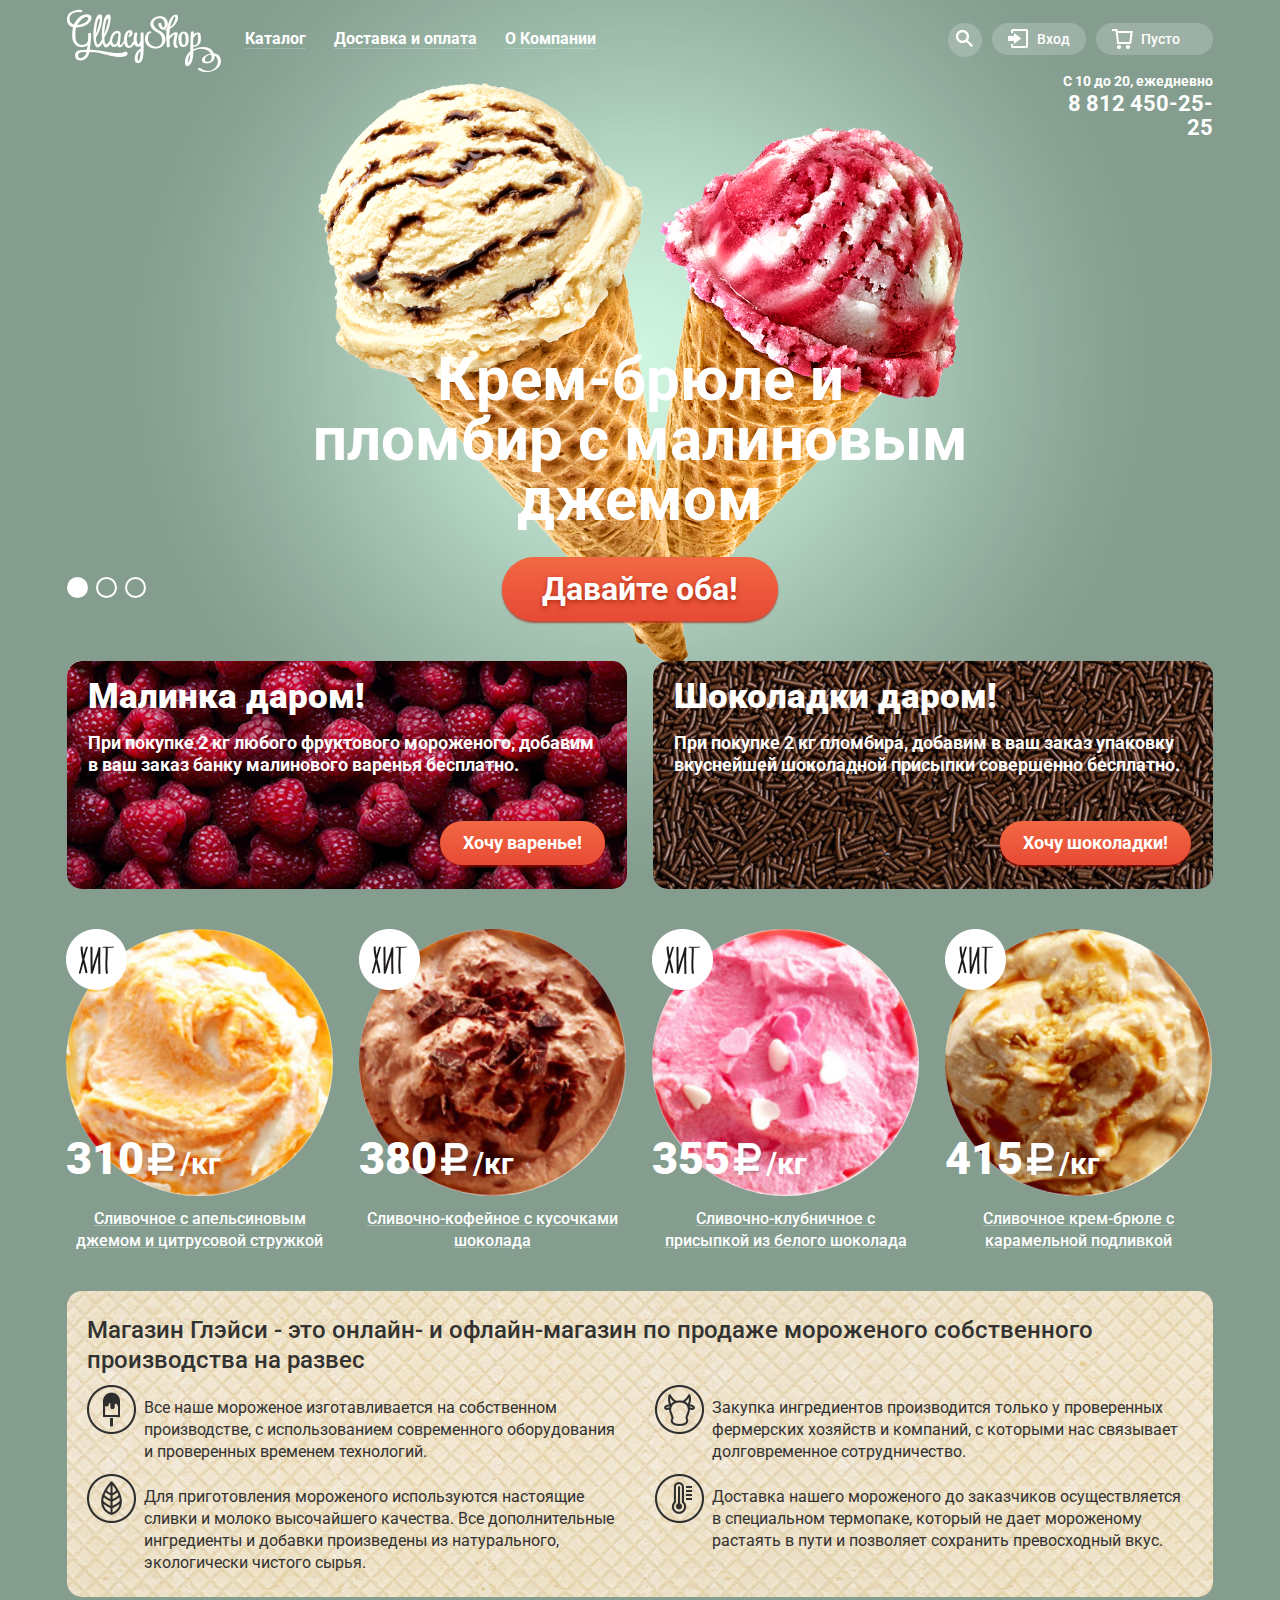
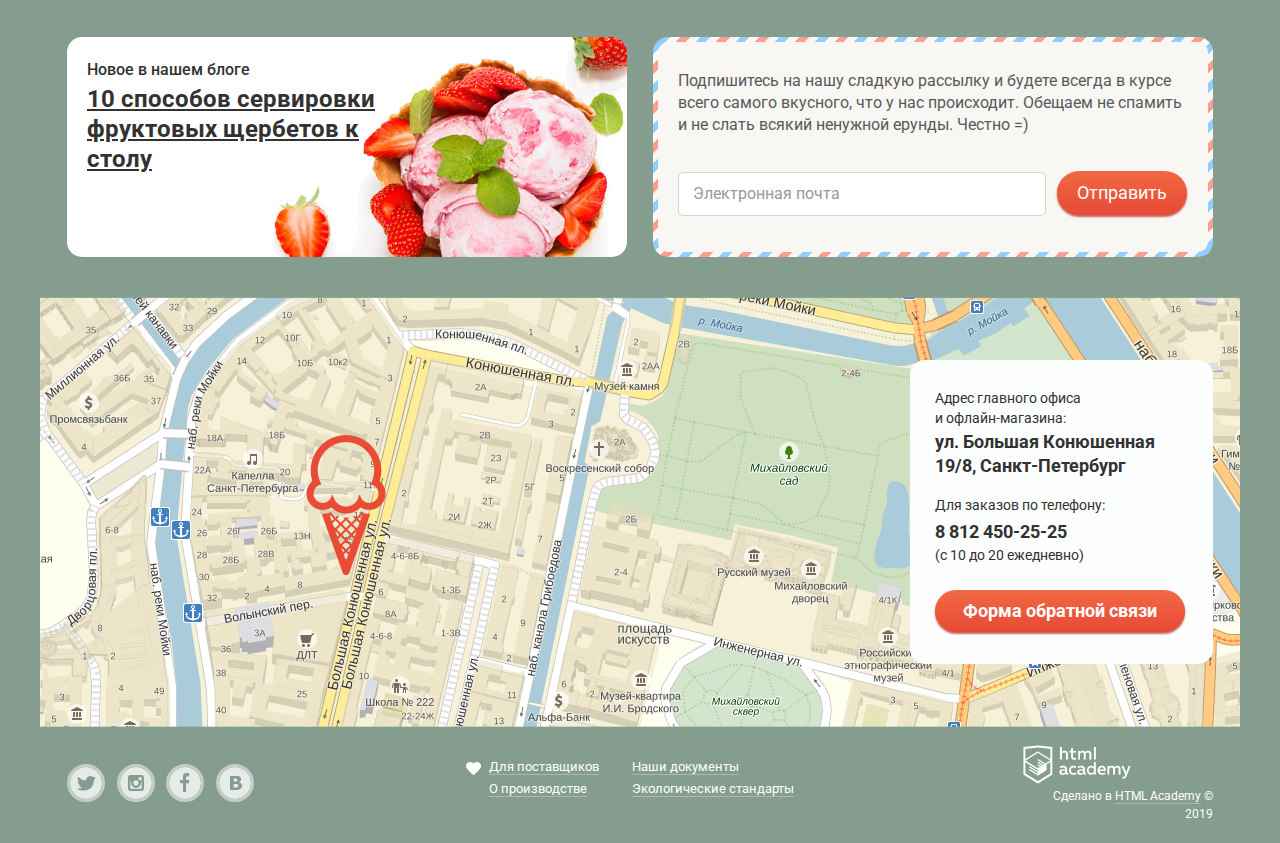
<file: index.html>
<!DOCTYPE html>
<html lang="ru">
  <head>
    <meta charset="utf-8">
    <title>Магазин мороженого Gllacy</title>
    <link rel="stylesheet" href="https://fonts.googleapis.com/css?family=Roboto:400,500,700&display=swap&subset=latin,cyrillic">
    <link rel="stylesheet" href="css/style.css">
    <link rel="stylesheet" href="css/normalize.css">
  </head>
  <body>
    <input class="visually-hidden" type="radio" id="product-1" name="toggle" checked>
    <input class="visually-hidden" type="radio" id="product-2" name="toggle">
    <input class="visually-hidden" type="radio" id="product-3" name="toggle">
    <div class="site__wrapper">
      <div class="site__container">
        <header class="page-header">
          <nav class="main-nav">
            <a class="page-header__logo">
              <img class="page-header__logo-image" src="img/svg/logo.svg" width="154" height="64" alt="Магазин мороженого Gllacy">
            </a>
            <div class="main-nav__wrapper">
              <div class="main-nav__wrapper-right">
                <ul class="main-nav__list site-list">
                  <li class="site-list__item">
                    <a class="site-list__link" href="#">Каталог</a>
                    <div class="site-list-catalog__wrapper">
                      <ul class="catalog-list">
                        <li class="catalog-list__item catalog-list__item--novelties">
                          <a class="catalog-list__link" href="#">Новинки</a>
                        </li>
                        <li class="catalog-list__item">
                          <a class="catalog-list__link" href="catalog.html">Сливочное</a>
                        </li>
                        <li class="catalog-list__item">
                          <a class ="catalog-list__link" href="#">Щербеты</a>
                        </li>
                        <li class="catalog-list__item">
                          <a class ="catalog-list__link" href="#">Фруктовый лед</a>
                        </li>
                        <li class="catalog-list__item">
                          <a class ="catalog-list__link" href="#">Мелорин</a>
                        </li>
                      </ul>
                    </div>
                  </li>
                  <li class="site-list__item"><a class="site-list__link" href="delivery.html">Доставка и оплата</a></li>
                  <li class="site-list__item"><a class="site-list__link" href="about.html">О Компании</a></li>
                </ul>
              </div>
              <div class="main-nav__wrapper-left">
                <div class="main-nav__search-wrapper">
                  <button class="main-nav__search-button">Поиск</button>
                  <div class="main-nav__form-wrapper">
                    <form class="main-nav__form" action="https://echo.htmlacademy.ru" method="get">
                      <input class="main-nav__search" type="search" placeholder="Что ищем?">
                      </form>
                  </div>
                </div>
                <ul class="main-nav__user-list user-list">
                  <li class="user-list__item">
                    <a class="user-list__login" href="login.html">Вход</a>
                    <div class="user-list__wrapper">
                      <section class="user-login">
                        <h2 class="visually-hidden">Личный кабинет</h2>
                        <form class="user-login__form" action="https://echo.htmlacademy.ru" method="post">
                          <p class="user-login__wrapper">
                            <label class="visually-hidden" for="login-email">Электронная почта</label>
                            <input class="user-login__email" id="login-email" type="email" name="email" placeholder="Электронная почта">
                          </p>
                          <p class="user-login__wrapper">
                            <label class="visually-hidden" for="login-password">Пароль</label>
                            <input class="user-login__password" id="login-password" type="password" name="password" placeholder="Пароль">
                          </p>
                          <div class="user-login__control">
                            <button class="button button--user-login" type="submit">Войти</button>
                            <p class="user-login__wrapper">
                              <a class="user-login__restore" href="#">Забыли пароль?</a>
                              <a class="user-login__registration" href="#">Новая регистрация</a>
                            </p>
                          </div>
                        </form>
                      </section>
                    </div>
                  </li>
                </ul>
                <div class="main-nav__basket">
                  <a class="main-nav__basket-link" href="basket.html">Пусто</a>
                </div>
              </div>
            </div>
          </nav>

          <div class="chart__wrapper">
            <div class="chart">
              <p class="chart__timetable">С 10 до 20, ежедневно</p>
              <p class="chart__phone-number">8 812 450-25-25</p>
            </div>
          </div>
        </header>

        <main class="page-main">
          <div class="main-content__wrapper">

            <section class="slider">
              <div class="slider__controls">
                <label for="product-1">Первый</label>
                <label for="product-2">Второй</label>
                <label for="product-3">Третий</label>
              </div>
              <ul class="slider__list">
                <li class="slider__item slider__item--first slide slider__item--active">
                  <h3 class="slide__title">
                    Крем-брюле и пломбир с малиновым джемом
                  </h3>
                  <a class="button button--slide" href="#">Давайте оба!</a>
                </li>
                <li class="slider__item slide slider__item--second">
                  <h3 class="slide__title">
                    Шоколадный пломбир и лимонный сорбет
                  </h3>
                  <a class="button button--slide" href="#">Давайте оба!</a>
                </li>
                <li class="slider__item slide slide slider__item--third">
                  <h3 class="slide__title">
                    Пломбир с помадкой и клубничный щербет
                  </h3>
                  <a class="button button--slide" href="#">Давайте оба!</a>
                </li>
              </ul>
            </section>

            <h1 class="visually-hidden">Магазин мороженого Gllacy</h1>

            <section class="promo">
              <h2 class="visually-hidden">Акции</h2>
              <ul class="promo__list">
                <li class="promo__item promo__item--raspberry">
                  <b class="promo__slogan">Малинка даром!</b>
                  <p class="promo__discription">
                    При покупке 2 кг любого фруктового  мороженого, добавим в ваш
                    заказ банку малинового варенья бесплатно.
                  </p>
                  <a class="button button--promo" href="#">Хочу варенье!</a>
                </li>
                <li class="promo__item promo__item--chocolate">
                  <b class="promo__slogan">Шоколадки даром!</b>
                  <p class="promo__discription">
                    При покупке 2 кг пломбира, добавим в ваш заказ упаковку вкуснейшей
                    шоколадной присыпки совершенно бесплатно.
                  </p>
                  <a class="button button--promo" href="#">Хочу шоколадки!</a>
                </li>
              </ul>
            </section>
          </div>

          <section class="catalog catalog--popular">
            <h2 class="visually-hidden">Популярные сорта</h2>
            <ul class="catalog__list">
              <li class="catalog__item catalog__item--popular">
                <img class="catalog__item-image" src="img/jpg/orange-ice-cream.jpg" width="267" height="267" alt="Сливочное с апельсиновым джемом">
                <p class="catalog__item-price">
                  <b class="catalog__item-number">310</b>
                  <span class="catalog__item_weight">/кг</span>
                </p>
                <a class="catalog__item-discription">
                  Сливочное с апельсиновым джемом и цитрусовой  стружкой
                </a>
                <a class="button button--catalog-item" href="#">Быстрый просмотр</a>
              </li>
              <li class="catalog__item catalog__item--popular">
                <img class="catalog__item-image" src="img/jpg/coffe-ice-cream.jpg" width="267" height="267" alt="Сливочно-кофейное">
                <p class="catalog__item-price">
                  <b class="catalog__item-number">380</b>
                  <span class="catalog__item_weight">/кг</span>
                </p>
                <a class="catalog__item-discription">
                  Сливочно-кофейное с кусочками шоколада
                </a>
                <a class="button button--catalog-item" href="#">Быстрый просмотр</a>
              </li>
              <li class="catalog__item catalog__item--popular">
                <img class="catalog__item-image" src="img/jpg/strawberry-ice-cream.jpg" width="267" height="267" alt="Сливочно-клубничное">
                <p class="catalog__item-price">
                  <b class="catalog__item-number">355</b>
                  <span class="catalog__item_weight">/кг</span>
                </p>
                <a class="catalog__item-discription">
                  Сливочно-клубничное с присыпкой из белого шоколада
                </a>
                <a class="button button--catalog-item" href="#">Быстрый просмотр</a>
              </li>
              <li class="catalog__item catalog__item--popular">
                <img class="catalog__item-image" src="img/jpg/caramel-ice-cream.jpg" width="267" height="267" alt="Сливочное крем-брюле">
                <p class="catalog__item-price">
                  <b class="catalog__item-number">415</b>
                  <span class="catalog__item_weight">/кг</span>
                </p>
                <a class="catalog__item-discription">
                  Сливочное крем-брюле с карамельной подливкой
                </a>
                <a class="button button--catalog-item" href="#">Быстрый просмотр</a>
              </li>
            </ul>
          </section>

          <div class="main-content__wrapper">
            <section class="features">
              <h2 class="visually-hidden">Преимущества магазина Gllacy</h2>
              <p class="features__discription">
                Магазин Глэйси - это онлайн- и офлайн-магазин по продаже мороженого
                собственного производства на развес
              </p>
              <ul class="features__list">
                <li class="feature__item feature__item--technology">
                  <p class="feature__item-discription">
                    Все наше мороженое изготавливается на собственном производстве, с
                    использованием современного оборудования и проверенных временем
                    технологий.
                  </p>
                </li>
                <li class="feature__item feature__item--custom">
                  <p class="feature__item-discription">
                    Закупка ингредиентов производится только у проверенных фермерских
                    хозяйств и компаний, с которыми нас связывает долговременное
                    сотрудничество.
                  </p>
                </li>
                <li class="feature__item feature__item--materia">
                  <p class="feature__item-discription">
                    Для приготовления мороженого используются настоящие сливки и молоко
                    высочайшего качества. Все дополнительные ингредиенты и добавки
                    произведены из натурального, экологически чистого сырья.
                  </p>
                </li>
                <li class="feature__item feature__item--delivery">
                  <p class="feature__item-discription">
                    Доставка нашего мороженого до заказчиков осуществляется в специальном
                    термопаке, который не дает мороженому растаять в пути и позволяет
                    сохранить превосходный вкус.
                  </p>
                </li>
              </ul>
            </section>

            <div class="colums">
              <aside class="blog">
                <h2 class="blog__title">Новое в нашем блоге</h2>
                <a class="blog__link" href="#">
                  10 способов сервировки фруктовых щербетов к столу
                </a>
              </aside>

              <section class="distribution">
                <div class="distribution__wrapper">
                  <h2 class="visually-hidden">Наша рассылка</h2>
                  <p class="distribution__discription">
                    Подпишитесь на нашу сладкую рассылку и будете всегда в курсе всего
                    самого вкусного, что у нас происходит. Обещаем не спамить и не слать
                    всякий ненужной ерунды. Честно =)
                  </p>
                  <form class="distribution__form" action="https://echo.htmlacademy.ru" method="post">
                    <label class="visually-hidden" for="distribution-email">Подписка</label>
                    <input class="distribution__email" id="distribution-email" type="email" value="" placeholder="Электронная почта">
                    <button class="button button--distribution" type="submit">Отправить</button>
                  </form>
                </div>
              </section>
            </div>
          </div>

          <section class="map">
            <h2 class="visually-hidden">Контактная информация</h2>
            <div class="map__contacts contacts">
              <div class="map__wrapper">
                <p class="contacts__discription">
                  Адрес главного офиса<br/>
                  и офлайн-магазина:<br/>
                </p>
                <p class="contacts__text">
                  ул. Большая Конюшенная 19/8, Санкт-Петербург
                </p>
                <p class="contacts__discription">
                  Для заказов по телефону:
                </p>
                <p class="contacts__phone-mobile">
                  8 812 450-25-25
                </p>
                <p class="contacts__discription">
                  (с 10 до 20 ежедневно)
                </p>
              </div>
              <button class="button button--map-contacts" type="button">Форма обратной связи</button>
            </div>
          </section>
        </main>

        <footer class="page-footer">
          <div class="page-footer__social social">
            <ul class="social__list">
              <li class="social__item">
                <a class="social__link social__link--twitter" href="https://twitter.com">
                  <span class="visually-hidden">Мы в Твитере</span>
                  <svg class="social__image" xmlns="http://www.w3.org/2000/svg" width="32" height="32" viewBox="0 0 32 32">
                    <path d="M16 0C7.164 0 0 7.164 0 16c0 8.837 7.164 16 16 16 8.837 0 16-7.163 16-16 0-8.836-7.163-16-16-16zm7.944 12.809c-.251 6.516-3.463 10.832-10.992 10.702h-.486c-.447 0-4.543-.443-5.344-1.823 2.479.19 4.247-.406 5.12-1.136-1.048-.289-2.923-.461-3.251-2.848.384.104.618.221 1.299.113-1.307-.824-2.758-1.519-2.679-3.643.311.317 1.164.518 1.46.457-.768-.233-2.149-3.244-.974-4.781 1.984 1.79 4.075 3.482 7.804 3.643.227-2.214 1.24-3.699 3.168-4.325 1.84-.479 3.255.26 3.901 1.138.737-.224 1.453-.466 2.193-.685-.004.833-.569 1.463-.935 1.709.747.165 1.423-.475 1.423-.475-.184.963-1.094 1.725-1.707 1.954z"/>
                  </svg>
                </a>
              </li>
              <li class="social__item">
                <a class="social__link social__link--instagram" href="https://www.instagram.com">
                  <span class="visually-hidden">Мы в Инстаграме</span>
                  <svg class="social__image" xmlns="http://www.w3.org/2000/svg" width="32" height="32" viewBox="0 0 32 32">
                    <g>
                      <path d="M20.916 16a4.938 4.938 0 1 1-9.877 0c0-.394.051-.773.138-1.14h-.897v6.838h11.396V14.86h-.897c.086.367.137.746.137 1.14z"/>
                      <path d="M15.978 18.659c1.466 0 2.659-1.193 2.659-2.659s-1.193-2.659-2.659-2.659c-1.466 0-2.659 1.193-2.659 2.659s1.192 2.659 2.659 2.659zM18.637 10.302h3.039v3.039h-3.039z"/>
                      <path d="M16 0C7.164 0 0 7.164 0 16c0 8.837 7.164 16 16 16 8.837 0 16-7.163 16-16 0-8.836-7.163-16-16-16zm7.955 21.698a2.285 2.285 0 0 1-2.279 2.279H10.279A2.285 2.285 0 0 1 8 21.698V10.302a2.286 2.286 0 0 1 2.279-2.279h11.396a2.286 2.286 0 0 1 2.279 2.279v11.396z"/>
                    </g>
                  </svg>
                </a>
              </li>
              <li class="social__item">
                <a class="social__link social__link--facebook" href="https://ru-ru.facebook.com">
                  <span class="visually-hidden">Мы в Фейсбуке</span>
                  <svg class="social__image" xmlns="http://www.w3.org/2000/svg" width="32" height="32" viewBox="0 0 32 32">
                    <path d="M16 0C7.164 0 0 7.163 0 16s7.164 16 16 16c8.837 0 16-7.164 16-16S24.837 0 16 0zm4.062 9.455h-3.021v3.444h3.021v3.445h-3.021v8.61H14.02v-8.61H11v-3.445h3.021V9.455c0-1.902 1.353-3.445 3.021-3.445h3.021v3.445z"/>
                  </svg>
                </a>
              </li>
              <li class="social__item">
                <a class="social__link social__link--noname" href="#">
                  <span class="visually-hidden">Мы в Ноунейм</span>
                  <svg class="social__image" xmlns="http://www.w3.org/2000/svg" width="32px" height="32px" viewBox="0 0 32 32">
                    <g>
                  	   <path d="M16.637,14.495c0.402-0.019,0.719-0.082,0.951-0.188c0.326-0.145,0.54-0.33,0.641-0.559
                  		c0.101-0.229,0.15-0.496,0.15-0.797c0-0.232-0.058-0.465-0.174-0.697c-0.116-0.232-0.322-0.405-0.617-0.517
                  		c-0.264-0.1-0.592-0.155-0.984-0.165c-0.392-0.009-0.943-0.014-1.652-0.014h-0.339v2.965h0.565
                  		C15.749,14.523,16.235,14.514,16.637,14.495z"/>
                  	   <path d="M18.118,17.084c-0.282-0.081-0.672-0.125-1.166-0.132c-0.494-0.006-1.012-0.009-1.55-0.009h-0.79v3.493
                  		h0.264c1.014,0,1.74-0.003,2.18-0.009c0.438-0.007,0.843-0.088,1.212-0.245c0.377-0.157,0.633-0.364,0.774-0.625
                  		s0.214-0.562,0.214-0.9c0-0.446-0.088-0.788-0.261-1.03C18.825,17.386,18.531,17.204,18.118,17.084z"/>
                  	   <path d="M16,0C7.164,0,0,7.164,0,16c0,8.837,7.164,16,16,16c8.837,0,16-7.163,16-16C32,7.164,24.837,0,16,0z
                  		 M22.602,20.531c-0.273,0.533-0.646,0.976-1.124,1.327c-0.552,0.415-1.161,0.71-1.823,0.886s-1.501,0.264-2.519,0.264h-6.121V8.987
                  		h5.443c1.13,0,1.957,0.038,2.48,0.113c0.524,0.076,1.045,0.242,1.561,0.5c0.533,0.27,0.929,0.632,1.189,1.087
                  		c0.26,0.455,0.392,0.975,0.392,1.558c0,0.678-0.179,1.278-0.536,1.795c-0.358,0.518-0.863,0.92-1.517,1.208v0.075
                  		c0.917,0.182,1.642,0.559,2.179,1.13c0.537,0.571,0.807,1.325,0.807,2.261C23.013,19.392,22.875,19.997,22.602,20.531z"/>
                    </g>
                  </svg>
                </a>
              </li>
            </ul>
          </div>

          <div class="page-footer__information information">
            <div class="information__colums">
              <ul class="information__list">
                <li class="information__item information__item--supplier">
                  <a class="information__link" href="#">Для поставщиков</a>
                </li>
                <li class="information__item">
                  <a class="information__link" href="#">О производстве</a>
                </li>
              </ul>
            </div>
            <div class="information__colums">
              <ul class="information__list">
                <li class="information__item">
                  <a class="information__link" href="#">Наши документы</a>
                </li>
                <li class="information__item">
                  <a class="information__link" href="#">Экологические стандарты</a>
                </li>
              </ul>
            </div>
          </div>

          <div class="page-footer__copyright copyright">
            <img class="copyright__logo" src="img/svg/logo-htmlacademy-small.svg" width="108" height="39" alt="html academy">
            <b class="copyright__text">Сделано в <a class="copyright__link" href="#">HTML Academy</a> &copy; 2019</b>
          </div>
        </footer>

        <section class="modal modal-feedback">
          <h2 class="visually-hidden">Обратная связь</h2>
          <b class="modal-feedback__slogan">Мы обязательно вам ответим!</b>
          <button class="modal-feedback__close" type="button">Закрыть</button>
          <form class="modal-feedback__form" action="https://echo.htmlacademy.ru" method="post">
            <p class="modal-feedback__wrapper">
              <label class="visually-hidden" for="feedback-name">Ваше имя</label>
              <input class="modal-feedback__name" id="feedback-name" type="text" name="name" placeholder="Как вас зовут?">
            </p>
            <p class="modal-feedback__wrapper">
              <label class="visually-hidden" for="feedback-email">Ваша почта для ответа</label>
              <input class="modal-feedback__email" id="feedback-email" type="email" name="email" placeholder="Ваша почта для ответа?">
            </p>
            <p class="modal-feedback__wrapper">
              <label class="visually-hidden" for="feedback-discription">Напишите что-нибудь</label>
              <textarea class="modal-feedback__discription" id="feedback-discription" placeholder="Напишите что-нибудь..." rows="5"></textarea>
            </p>
            <button class="button button--modal-feedback" type="submit">Отправить</button>
          </form>
        </section>

        <div class = "modal-overlay visually-hidden"></div>
      </div>
    </div>
    <script src = "js/feedback.js"></script>
  </body>
</html>
</file>
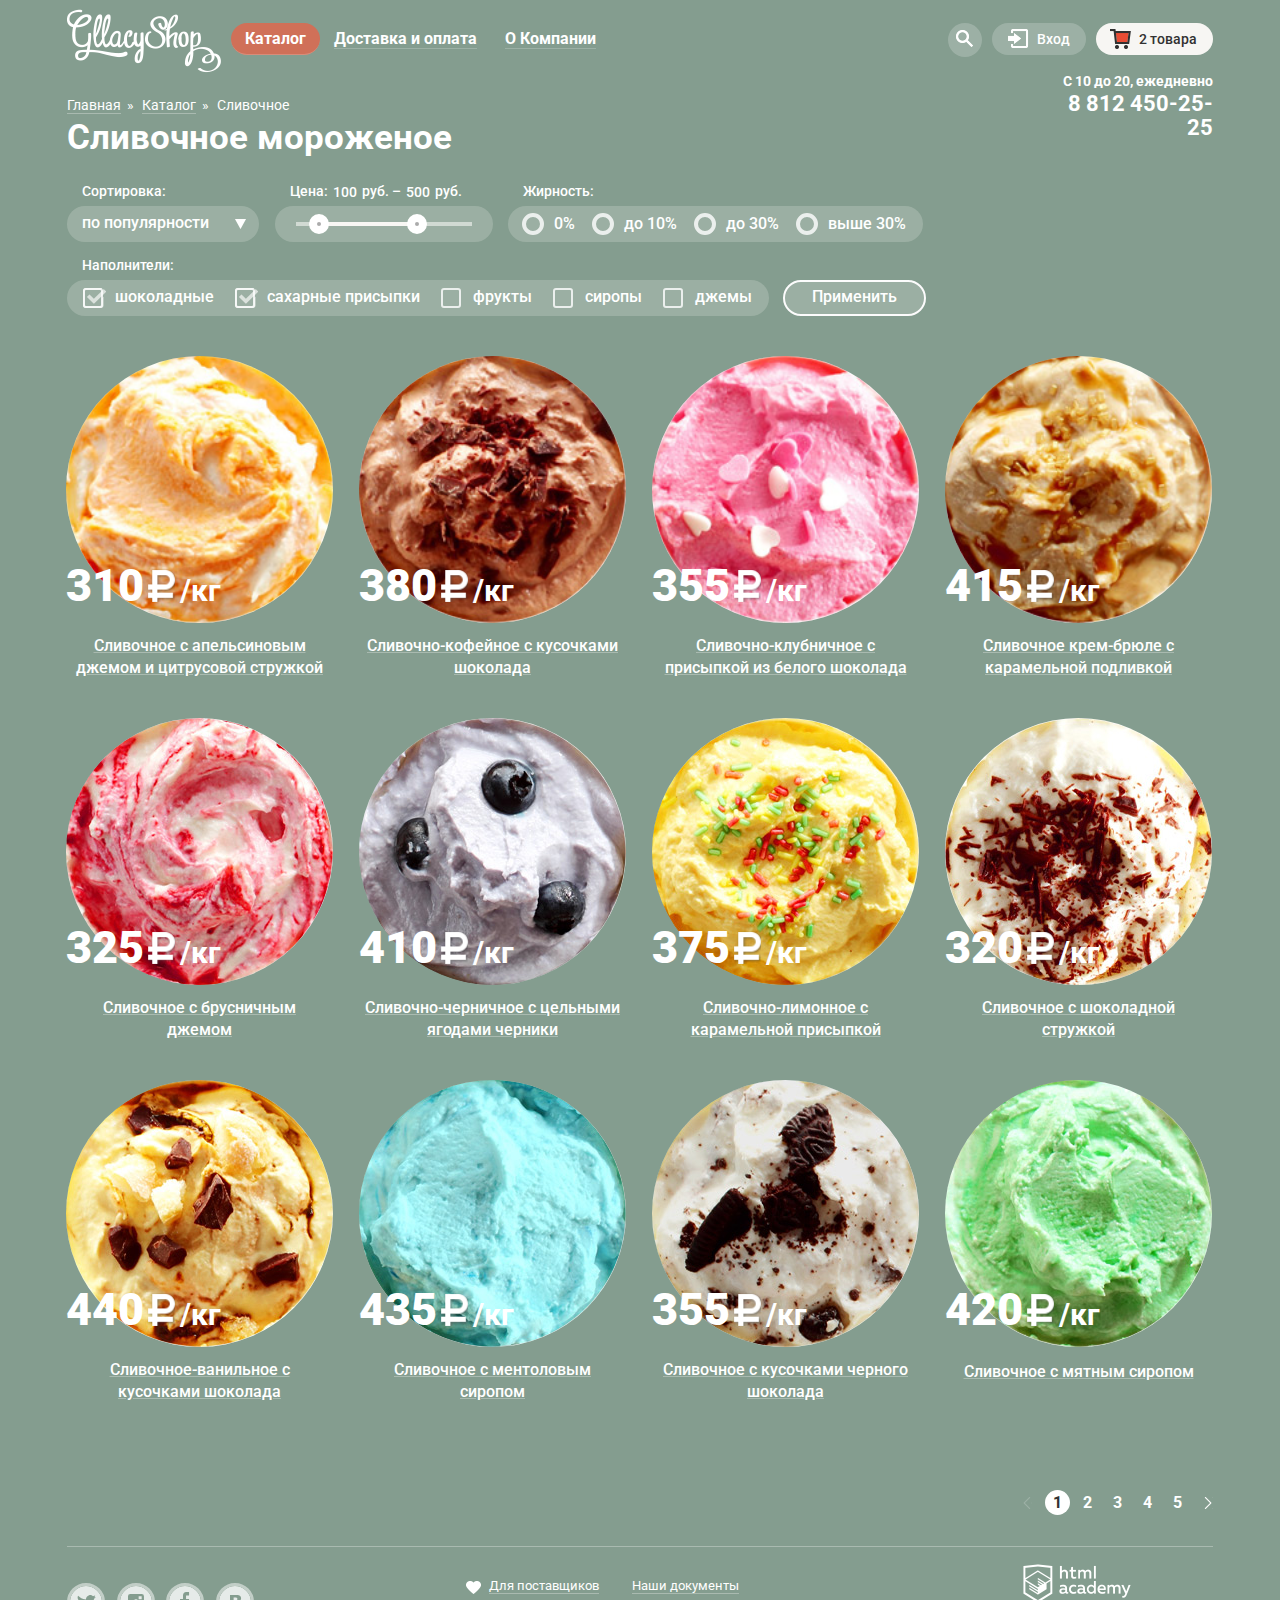
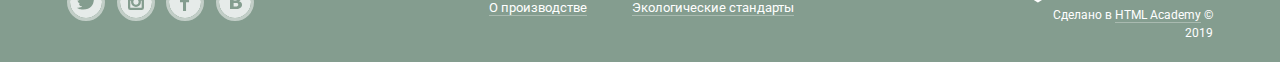
<file: catalog.html>
<!DOCTYPE html>
<html lang="ru">
  <head>
    <meta charset="utf-8">
    <title>Каталог магазина Gllacy</title>
    <link rel="stylesheet" href="https://fonts.googleapis.com/css?family=Roboto:400,500,700&display=swap&subset=latin,cyrillic">
    <link rel="stylesheet" href="css/style.min.css">
    <link rel="stylesheet" href="css/normalize.css">
  </head>

  <body>
    <div class="site__wrapper site__wrapper--inner">
      <div class="site__container">
        <header class="page-header page-header--inner">
          <nav class="main-nav">
            <a class="page-header__logo" href="index.html">
              <img class="page-header__logo-image" src="img/svg/logo.svg" width="154" height="64" alt="Магазин мороженого Gllacy">
            </a>
            <div class="main-nav__wrapper">
              <div class="main-nav__wrapper-right">
                <ul class="main-nav__list site-list">
                  <li class="site-list__item">
                    <a class="site-list__link site-list__link--current" href="#">Каталог</a>
                    <div class="site-list-catalog__wrapper">
                      <ul class="catalog-list">
                        <li class="catalog-list__item catalog-list__item--novelties">
                          <a class="catalog-list__link" href="#">Новинки</a>
                        </li>
                        <li class="catalog-list__item">
                          <a class="catalog-list__link" href="catalog.html">Сливочное</a>
                        </li>
                        <li class="catalog-list__item">
                          <a class ="catalog-list__link" href="#">Щербеты</a>
                        </li>
                        <li class="catalog-list__item">
                          <a class ="catalog-list__link" href="#">Фруктовый лед</a>
                        </li>
                        <li class="catalog-list__item">
                          <a class ="catalog-list__link" href="#">Мелорин</a>
                        </li>
                      </ul>
                    </div>
                  </li>
                  <li class="site-list__item">
                    <a class="site-list__link" href="delivery.html">Доставка и оплата</a>
                  </li>
                  <li class="site-list__item">
                    <a class="site-list__link" href="about.html">О Компании</a>
                  </li>
                </ul>
              </div>
              <div class="main-nav__wrapper-left">
                <div class="main-nav__search-wrapper">
                  <button class="main-nav__search-button">Поиск</button>
                  <div class="main-nav__form-wrapper">
                    <form class="main-nav__form" action="https://echo.htmlacademy.ru" method="get">
                      <input class="main-nav__search" type="search" placeholder="Что ищем?">
                      </form>
                  </div>
                </div>
                <ul class="main-nav__user-list user-list">
                  <li class="user-list__item">
                    <a class="user-list__login" href="login.html">Вход</a>
                    <div class="user-list__wrapper">
                      <section class="user-login">
                        <h2 class="visually-hidden">Личный кабинет</h2>
                        <form class="user-login__form" action="https://echo.htmlacademy.ru" method="post">
                          <p class="user-login__wrapper">
                            <label class="visually-hidden" for="login-email">Электронная почта</label>
                            <input class="user-login__email" id="login-email" type="email" name="email" placeholder="Электронная почта">
                          </p>
                          <p class="user-login__wrapper">
                            <label class="visually-hidden" for="login-password">Пароль</label>
                            <input class="user-login__password" id="login-password" type="password" name="password" placeholder="Пароль">
                          </p>
                          <div class="user-login__control">
                            <button class="button button--user-login" type="submit">Войти</button>
                            <p class="user-login__wrapper">
                              <a class="user-login__restore" href="#">Забыли пароль?</a>
                              <a class="user-login__registration" href="#">Новая регистрация</a>
                            </p>
                          </div>
                        </form>
                      </section>
                    </div>
                  </li>
                </ul>
                <div class="main-nav__basket">
                  <a class="main-nav__basket-link main-nav__basket-link--filled" href="basket.html">2 товара</a>
                  <div class="basket__wrapper">
                    <section class="basket">
                      <h2 class="visually-hidden">Корзина</h2>
                      <ul class="basket__list">
                        <li class="basket__item">
                          <button class="basket__close" type="button">Убрать</button>
                          <img class="basket__image" src="img/png/orange-ice-cream-small.png" width="33" height="33" alt="Пломбир с апельсиновым джемом">
                          <p class="basket__discription">
                            Пломбир с апельсиновым джемом
                          </p>
                          <p class="basket__width">
                            1,5кг х <span class="basket__price">200 руб.</span>
                          </p>
                          <p class="basket__price--final">
                            300 руб.
                          </p>
                        </li>
                        <li class="basket__item">
                          <button class="basket__close" type="button">Убрать</button>
                            <img class="basket__image" src="img/png/strawberry-ice-cream-small.png" width="33" height="33" alt="Сливочно-клубничное с присыпкой">
                          <p class="basket__discription">
                            Сливочно-клубничное с присыпкой из белого шоколада
                          </p>
                          <p class="basket__width">
                            1,5кг х <span class="basket__price">300 руб.</span>
                          </p>
                          <p class="basket__price--final">
                            450 руб.
                          </p>
                        </li>
                      </ul>
                      <b class="basket__total">Итого: <span class="basket__total-number">750 руб.</span></b>
                      <a class="button button--basket" href="#">Оформить заказ</a>
                    </section>
                  </div>
                </div>
              </div>
            </div>
          </nav>

          <div class="chart__wrapper">
            <div class="chart">
              <p class="chart__timetable">С 10 до 20, ежедневно</p>
              <p class="chart__phone-number">8 812 450-25-25</p>
            </div>
          </div>
        </header>

        <main class="page-catalog">
          <div class="main-content__wrapper">
            <ul class="page-catalog__breadcrumbs breadcrumbs">
              <li class="breadcrumbs__item"><a href="index.html">Главная</a></li>
              <li class="breadcrumbs__item"><a href="#">Каталог</a></li>
              <li class="breadcrumbs__item breadcrumbs__item--current">Сливочное</li>
            </ul>

            <h1 class="page-catalog__title">Сливочное мороженое</h1>

            <section class="filters">
              <h2 class="visually-hidden">Фильтр товаров</h2>
              <form class="filters__form" action="https://echo.htmlacademy.ru" method="get">
                <fieldset class="filters__category filters__category--type">
                  <legend class="filters__title">Сортировка:</legend>
                  <select class="filters__type">
                    <option value="pupular">по популярности</option>
                    <option value="cheap">сначала недорогие</option>
                    <option value="expensive">сначала дорогие</option>
                    <option value="fatness">по жирности</option>
                  </select>
                </fieldset>
                <fieldset class="filters__category filters__category--price">
                  <div class="filters__price-control__wrapped">
                  <span class="filters__title">Цена:</span>
                    <div class="filters__price-control">
                      <input class="filters-price filters-price--min" type="text" name="min-price" value="100">
                      <span class="filters__unit">руб.</span>
                      <span class="filters__dash">&ndash;</span>
                      <input class="filters-price filters-price--max" type="text" name="max-price" value="500">
                      <span class="filters__unit">руб.</span>
                    </div>
                  </div>
                  <div class="filters__range">
                    <div class="filters__range-control">
                      <div class="filters__scale">
                        <div class="filters__bar"></div>
                      </div>
                      <div class="filters__toggle filters__toggle--min"></div>
                      <div class="filters__toggle filters__toggle--max"></div>
                    </div>
                  </div>
                </fieldset>
                <fieldset class="filters__category filters__category--fatness">
                  <legend class="filters__title">Жирность:</legend>
                  <ul class="filters__list filters__list--fatness">
                    <li class="filters__option filters__option--fatness">
                      <input class="visually-hidden filters__input filters__input--radio" id="filter-defatted" type="radio" name="fatness" value="defatted">
                      <label class="filters__option-title" for="filter-defatted">0%</label>
                    </li>
                    <li class="filters__option filters__option--fatness">
                      <input class="visually-hidden filters__input filters__input--radio" id="filter-low" type="radio" name="fatness" value="low">
                      <label class="filters__option-title" for="filter-low">до 10%</label>
                    </li>
                    <li class="filters__option filters__option--fatness">
                      <input class="visually-hidden filters__input filters__input--radio" id="filter-middle" type="radio" name="fatness" value="middle">
                      <label class="filters__option-title" for="filter-middle">до 30%</label>
                    </li>
                    <li class="filters__option filters__option--fatness">
                      <input class="visually-hidden filters__input filters__input--radio" id="filter-high" type="radio" name="fatness" value="high">
                      <label class="filters__option-title" for="filter-high">выше 30%</label>
                    </li>
                  </ul>
                </fieldset>
                <fieldset class="filters__category filters__category--filler">
                  <legend class="filters__title">Наполнители:</legend>
                  <ul class="filters__list filters__list--filler">
                    <li class="filters__option filters__option--filler">
                        <input class="visually-hidden filters__input filters__input--checkbox" type="checkbox" name="chocolate" id="filter-chocolate" checked>
                        <label class="filters__option-title" for="filter-chocolate">шоколадные</label>
                    </li>
                    <li class="filters__option filters__option--filler">
                        <input class="visually-hidden filters__input filters__input--checkbox" type="checkbox" name="powdered-sugar" id="filter-powdered" checked>
                        <label class="filters__option-title" for="filter-powdered">сахарные присыпки</label>
                    </li>
                    <li class="filters__option filters__option--filler">
                        <input class="visually-hidden filters__input filters__input--checkbox" type="checkbox" name="fruits" id="filter-fruits">
                        <label class="filters__option-title" for="filter-fruits">фрукты</label>
                    </li>
                    <li class="filters__option filters__option--filler">
                        <input class="visually-hidden filters__input filters__input--checkbox" type="checkbox" name="syrups" id="filter-syrups">
                        <label class="filters__option-title" for="filter-syrups">сиропы</label>
                    </li>
                    <li class="filters__option filters__option--filler">
                        <input class="visually-hidden filters__input filters__input--checkbox" type="checkbox" name="jams" id="filter-jams">
                        <label class="filters__option-title" for="filter-jams">джемы</label>
                    </li>
                  </ul>
                </fieldset>
                <button class="button button--filters" type="submit">Применить</button>
              </form>
            </section>
          </div>

          <section class="catalog catalog--inner">
            <h2 class="visually-hidden">Список сливочного мороженого</h2>
            <ul class="catalog__list">
              <li class="catalog__item catalog__item--inner">
                <img class="catalog__item-image" src="img/jpg/orange-ice-cream.jpg" width="267" height="267" alt="Сливочное с апельсиновым джемом">
                <p class="catalog__item-price">
                  <b class="catalog__item-number">310</b>
                  <span class="catalog__item_weight">/кг</span>
                </p>
                <a class="catalog__item-discription">
                  Сливочное с апельсиновым джемом и цитрусовой  стружкой
                </a>
                <a class="button button--catalog-item" href="#">Быстрый просмотр</a>
              </li>
              <li class="catalog__item catalog__item--inner">
                <img class="catalog__item-image" src="img/jpg/coffe-ice-cream.jpg" width="267" height="267" alt="Сливочно-кофейное">
                <p class="catalog__item-price">
                  <b class="catalog__item-number">380</b>
                  <span class="catalog__item_weight">/кг</span>
                </p>
                <a class="catalog__item-discription">
                  Сливочно-кофейное с кусочками шоколада
                </a>
                <a class="button button--catalog-item" href="#">Быстрый просмотр</a>
              </li>
              <li class="catalog__item catalog__item--inner">
                <img class="catalog__item-image" src="img/jpg/strawberry-ice-cream.jpg" width="267" height="267" alt="Сливочно-клубничное">
                <p class="catalog__item-price">
                  <b class="catalog__item-number">355</b>
                  <span class="catalog__item_weight">/кг</span>
                </p>
                <a class="catalog__item-discription">
                  Сливочно-клубничное с присыпкой из белого шоколада
                </a>
                <a class="button button--catalog-item" href="#">Быстрый просмотр</a>
              </li>
              <li class="catalog__item catalog__item--inner">
                <img class="catalog__item-image" src="img/jpg/caramel-ice-cream.jpg" width="267" height="267" alt="Сливочное крем-брюле">
                <p class="catalog__item-price">
                  <b class="catalog__item-number">415</b>
                  <span class="catalog__item_weight">/кг</span>
                </p>
                <a class="catalog__item-discription">
                  Сливочное крем-брюле с карамельной подливкой
                </a>
                <a class="button button--catalog-item" href="#">Быстрый просмотр</a>
              </li>
              <li class="catalog__item catalog__item--inner">
                <img class="catalog__item-image" src="img/jpg/cowberry-ice-cream.jpg" width="267"
                height="267" alt="Сливочное с
                брусничным джемом">
                <p class="catalog__item-price">
                  <b class="catalog__item-number">325</b>
                  <span class="catalog__item_weight">/кг</span>
                </p>
                <a class="catalog__item-discription">
                  Сливочное с брусничным джемом
                </a>
                <a class="button button--catalog-item" href="#">Быстрый просмотр</a>
              </li>
              <li class="catalog__item catalog__item--inner">
                <img class="catalog__item-image" src="img/jpg/blueberry-ice-cream.jpg" width="267"
                height="267" alt="Сливочно-черничное">
                <p class="catalog__item-price">
                  <b class="catalog__item-number">410</b>
                  <span class="catalog__item_weight">/кг</span>
                </p>
                <a class="catalog__item-discription">
                  Сливочно-черничное с цельными ягодами черники
                </a>
                <a class="button button--catalog-item" href="#">Быстрый просмотр</a>
              </li>
              <li class="catalog__item catalog__item--inner">
                <img class="catalog__item-image" src="img/jpg/lemon-ice-cream.jpg" width="267"
                height="267" alt="Сливочно-лимонное">
                <p class="catalog__item-price">
                  <b class="catalog__item-number">375</b>
                  <span class="catalog__item_weight">/кг</span>
                </p>
                <a class="catalog__item-discription">
                  Сливочно-лимонное с карамельной присыпкой
                </a>
                <a class="button button--catalog-item" href="#">Быстрый просмотр</a>
              </li>
              <li class="catalog__item catalog__item--inner">
                <img class="catalog__item-image" src="img/jpg/chocolate-ice-cream.jpg" width="267"
                height="267" alt="Сливочное с шоколадной стружкой">
                <p class="catalog__item-price">
                  <b class="catalog__item-number">320</b>
                  <span class="catalog__item_weight">/кг</span>
                </p>
                <a class="catalog__item-discription">
                  Сливочное с шоколадной стружкой
                </a>
                <a class="button button--catalog-item" href="#">Быстрый просмотр</a>
              </li>
              <li class="catalog__item catalog__item--inner">
                <img class="catalog__item-image" src="img/jpg/vanila-ice-cream.jpg" width="267"
                height="267" alt="Сливочное-ванильное">
                <p class="catalog__item-price">
                  <b class="catalog__item-number">440</b>
                  <span class="catalog__item_weight">/кг</span>
                </p>
                <a class="catalog__item-discription">
                  Сливочное-ванильное с кусочками шоколада
                </a>
                <a class="button button--catalog-item" href="#">Быстрый просмотр</a>
              </li>
              <li class="catalog__item catalog__item--inner">
                <img class="catalog__item-image" src="img/jpg/menthol-ice-cream.jpg" width="267"
                height="267" alt="Сливочное с ментоловым сиропом">
                <p class="catalog__item-price">
                  <b class="catalog__item-number">435</b>
                  <span class="catalog__item_weight">/кг</span>
                </p>
                <a class="catalog__item-discription">
                  Сливочное с ментоловым сиропом
                </a>
                <a class="button button--catalog-item" href="#">Быстрый просмотр</a>
              </li>
              <li class="catalog__item catalog__item--inner">
                <img class="catalog__item-image" src="img/jpg/black-chocolate-ice-cream.jpg" width="267"
                height="267" alt="Сливочное с кусочками черного шоколада">
                <p class="catalog__item-price">
                  <b class="catalog__item-number">355</b>
                  <span class="catalog__item_weight">/кг</span>
                </p>
                <a class="catalog__item-discription">
                  Сливочное с кусочками черного шоколада
                </a>
                <a class="button button--catalog-item" href="#">Быстрый просмотр</a>
              </li>
              <li class="catalog__item catalog__item--inner">
                <img class="catalog__item-image" src="img/jpg/mint-ice-cream.jpg" width="267"
                height="267" alt="Сливочное с мятным сиропом">
                <p class="catalog__item-price">
                  <b class="catalog__item-number">420</b>
                  <span class="catalog__item_weight">/кг</span>
                </p>
                <a class="catalog__item-discription">
                  Сливочное с мятным сиропом
                </a>
                <a class="button button--catalog-item" href="#">Быстрый просмотр</a>
              </li>
            </ul>
          </section>

          <div class="pagination__wrapper">
            <ul class="page-catalog__pagination-list pagination-list">
              <li class="pagination__item">
                <a class="pagination__arrow pagination__arrow--left" href="#"></a>
              </li>
              <li class="pagination__item pagination__item--current">
                <a class="pagination__link">1</a>
              </li>
              <li class="pagination__item">
                <a class="pagination__link" href="#">2</a>
              </li>
              <li class="pagination__item">
                <a class="pagination__link" href="#">3</a>
              </li>
              <li class="pagination__item">
                <a class="pagination__link" href="#">4</a>
              </li>
              <li class="pagination__item">
                <a class="pagination__link" href="#">5</a>
              </li>
              <li class="pagination__item">
                <a class="pagination__arrow pagination__arrow--right" href="#"></a>
              </li>
            </ul>
          </div>
        </main>

        <footer class="page-footer page-footer--inner">
          <div class="page-footer__social social">
            <ul class="social__list">
              <li class="social__item">
                <a class="social__link social__link--twitter" href="https://twitter.com">
                  <span class="visually-hidden">Мы в Твитере</span>
                  <svg class="social__image" xmlns="http://www.w3.org/2000/svg" width="32" height="32" viewBox="0 0 32 32">
                    <path d="M16 0C7.164 0 0 7.164 0 16c0 8.837 7.164 16 16 16 8.837 0 16-7.163 16-16 0-8.836-7.163-16-16-16zm7.944 12.809c-.251 6.516-3.463 10.832-10.992 10.702h-.486c-.447 0-4.543-.443-5.344-1.823 2.479.19 4.247-.406 5.12-1.136-1.048-.289-2.923-.461-3.251-2.848.384.104.618.221 1.299.113-1.307-.824-2.758-1.519-2.679-3.643.311.317 1.164.518 1.46.457-.768-.233-2.149-3.244-.974-4.781 1.984 1.79 4.075 3.482 7.804 3.643.227-2.214 1.24-3.699 3.168-4.325 1.84-.479 3.255.26 3.901 1.138.737-.224 1.453-.466 2.193-.685-.004.833-.569 1.463-.935 1.709.747.165 1.423-.475 1.423-.475-.184.963-1.094 1.725-1.707 1.954z"/>
                  </svg>
                </a>
              </li>
              <li class="social__item">
                <a class="social__link social__link--instagram" href="https://www.instagram.com">
                  <span class="visually-hidden">Мы в Инстаграме</span>
                  <svg class="social__image" xmlns="http://www.w3.org/2000/svg" width="32" height="32" viewBox="0 0 32 32">
                    <g>
                      <path d="M20.916 16a4.938 4.938 0 1 1-9.877 0c0-.394.051-.773.138-1.14h-.897v6.838h11.396V14.86h-.897c.086.367.137.746.137 1.14z"/>
                      <path d="M15.978 18.659c1.466 0 2.659-1.193 2.659-2.659s-1.193-2.659-2.659-2.659c-1.466 0-2.659 1.193-2.659 2.659s1.192 2.659 2.659 2.659zM18.637 10.302h3.039v3.039h-3.039z"/>
                      <path d="M16 0C7.164 0 0 7.164 0 16c0 8.837 7.164 16 16 16 8.837 0 16-7.163 16-16 0-8.836-7.163-16-16-16zm7.955 21.698a2.285 2.285 0 0 1-2.279 2.279H10.279A2.285 2.285 0 0 1 8 21.698V10.302a2.286 2.286 0 0 1 2.279-2.279h11.396a2.286 2.286 0 0 1 2.279 2.279v11.396z"/>
                    </g>
                  </svg>
                </a>
              </li>
              <li class="social__item">
                <a class="social__link social__link--facebook" href="https://ru-ru.facebook.com">
                  <span class="visually-hidden">Мы в Фейсбуке</span>
                  <svg class="social__image" xmlns="http://www.w3.org/2000/svg" width="32" height="32" viewBox="0 0 32 32">
                    <path d="M16 0C7.164 0 0 7.163 0 16s7.164 16 16 16c8.837 0 16-7.164 16-16S24.837 0 16 0zm4.062 9.455h-3.021v3.444h3.021v3.445h-3.021v8.61H14.02v-8.61H11v-3.445h3.021V9.455c0-1.902 1.353-3.445 3.021-3.445h3.021v3.445z"/>
                  </svg>
                </a>
              </li>
              <li class="social__item">
                <a class="social__link social__link--noname" href="#">
                  <span class="visually-hidden">Мы в Ноунейм</span>
                  <svg class="social__image" xmlns="http://www.w3.org/2000/svg" width="32px" height="32px" viewBox="0 0 32 32">
                    <g>
                  	   <path d="M16.637,14.495c0.402-0.019,0.719-0.082,0.951-0.188c0.326-0.145,0.54-0.33,0.641-0.559
                  		c0.101-0.229,0.15-0.496,0.15-0.797c0-0.232-0.058-0.465-0.174-0.697c-0.116-0.232-0.322-0.405-0.617-0.517
                  		c-0.264-0.1-0.592-0.155-0.984-0.165c-0.392-0.009-0.943-0.014-1.652-0.014h-0.339v2.965h0.565
                  		C15.749,14.523,16.235,14.514,16.637,14.495z"/>
                  	   <path d="M18.118,17.084c-0.282-0.081-0.672-0.125-1.166-0.132c-0.494-0.006-1.012-0.009-1.55-0.009h-0.79v3.493
                  		h0.264c1.014,0,1.74-0.003,2.18-0.009c0.438-0.007,0.843-0.088,1.212-0.245c0.377-0.157,0.633-0.364,0.774-0.625
                  		s0.214-0.562,0.214-0.9c0-0.446-0.088-0.788-0.261-1.03C18.825,17.386,18.531,17.204,18.118,17.084z"/>
                  	   <path d="M16,0C7.164,0,0,7.164,0,16c0,8.837,7.164,16,16,16c8.837,0,16-7.163,16-16C32,7.164,24.837,0,16,0z
                  		 M22.602,20.531c-0.273,0.533-0.646,0.976-1.124,1.327c-0.552,0.415-1.161,0.71-1.823,0.886s-1.501,0.264-2.519,0.264h-6.121V8.987
                  		h5.443c1.13,0,1.957,0.038,2.48,0.113c0.524,0.076,1.045,0.242,1.561,0.5c0.533,0.27,0.929,0.632,1.189,1.087
                  		c0.26,0.455,0.392,0.975,0.392,1.558c0,0.678-0.179,1.278-0.536,1.795c-0.358,0.518-0.863,0.92-1.517,1.208v0.075
                  		c0.917,0.182,1.642,0.559,2.179,1.13c0.537,0.571,0.807,1.325,0.807,2.261C23.013,19.392,22.875,19.997,22.602,20.531z"/>
                    </g>
                  </svg>
                </a>
              </li>
            </ul>
          </div>

          <div class="page-footer__information information">
            <div class="information__colums">
              <ul class="information__list">
                <li class="information__item information__item--supplier">
                  <a class="information__link" href="#">Для поставщиков</a>
                </li>
                <li class="information__item">
                  <a class="information__link" href="#">О производстве</a>
                </li>
              </ul>
            </div>
            <div class="information__colums">
              <ul class="information__list">
                <li class="information__item">
                  <a class="information__link" href="#">Наши документы</a>
                </li>
                <li class="information__item">
                  <a class="information__link" href="#">Экологические стандарты</a>
                </li>
              </ul>
            </div>
          </div>

          <div class="page-footer__copyright copyright">
            <img class="copyright__logo" src="img/svg/logo-htmlacademy-small.svg" width="108" height="39" alt="html academy">
            <b class="copyright__text">Сделано в <a class="copyright__link" href="#">HTML Academy</a> &copy; 2019</b>
          </div>
        </footer>
      </div>
    </div>
  </body>
</html>
</file>
<file: css/style.css>
body {
  margin: 0px;
  padding: 0px;
  font-family: "Roboto", Arial, sans-serif;
  font-size: 16px;
  line-height: 22px;
  font-weight: 700;
  color: #ffffff;
}

.site__wrapper {
  background-color: #849d8f;
  background-image: url("../img/png/slider-item-01.png");
  background-position: top center;
  background-repeat: no-repeat;
}

.site__container {
  position: relative;
  margin: 0 auto;
  width: 1200px;

}

.site__wrapper--inner {
  background-image: none;
}

a {
  text-decoration: none;
}

img {
  max-width: 100%;
  height: auto;
}

.visually-hidden,
input[type="checkbox"].visually-hidden,
input[type="radio"].visually-hidden {
  position: absolute !important;
  margin: -1px;
  padding: 0px;
  width: 1px;
  height: 1px;
  border: 0px;
  white-space: nowrap;
  -webkit-clip-path: inset(100%);
          clip-path: inset(100%);
  clip: rect(0,0,0,0);
  overflow: hidden;
}

.button {
  border: none;
  border-radius: 50px;
  font: inherit;
  text-align: center;
  color: #ffffff;
  background: #f26843;
  background-image: -o-linear-gradient(top, #f26843 0%, #e74a35 100%);
  background-image: -webkit-gradient(linear, left top, left bottom, from(#f26843), to(#e74a35));
  background-image: linear-gradient(to bottom, #f26843 0%, #e74a35 100%);
  -webkit-box-shadow: 0px 2px 2px 0px rgba(172, 16, 0, 0.64);
          box-shadow: 0px 2px 2px 0px rgba(172, 16, 0, 0.64);
}

.button:hover,
.button:focus {
  background-image: -o-linear-gradient(top, #f58669 0%, #ec6f5e 100%);
  background-image: -webkit-gradient(linear, left top, left bottom, from(#f58669), to(#ec6f5e));
  background-image: linear-gradient(to bottom, #f58669 0%, #ec6f5e 100%);
  -webkit-box-shadow: 0px 1px 2px 0px rgba(172, 16, 0, 1);
          box-shadow: 0px 1px 2px 0px rgba(172, 16, 0, 1);
}

.button:active {
  background-image: -o-linear-gradient(top, #d84732 0%, #e1613e 100%);
  background-image: -webkit-gradient(linear, left top, left bottom, from(#d84732), to(#e1613e));
  background-image: linear-gradient(to bottom, #d84732 0%, #e1613e 100%);
  -webkit-box-shadow: inset 0px 2px 2px 0px rgba(148, 39, 24, 1);
          box-shadow: inset 0px 2px 2px 0px rgba(148, 39, 24, 1);
}

.page-header {
  padding-left: 27px;
  padding-right: 27px;
}

.page-header--inner {
  margin-bottom: 24px;
}

.main-nav {
  display: -webkit-box;
  display: -ms-flexbox;
  display: flex;
  font-size: 14px;
  line-height: 16px;
}

.page-header__logo {
  display: inline-block;
  margin-right: 10px;
  padding-top: 9px;
  width: 154px;
  height: 64px;
}

.main-nav__wrapper {
  display: -webkit-box;
  display: -ms-flexbox;
  display: flex;
  -webkit-box-pack: justify;
      -ms-flex-pack: justify;
          justify-content: space-between;
  -ms-flex-item-align: start;
      align-self: flex-start;
  width: 982px;
}

.main-nav__wrapper-right {
  display: -webkit-box;
  display: -ms-flexbox;
  display: flex;
  -ms-flex-wrap: wrap;
      flex-wrap: wrap;
  padding-top: 30px;
}

.main-nav__list {
  margin: 0px;
}

.site-list {
  display: -webkit-box;
  display: -ms-flexbox;
  display: flex;
  -ms-flex-wrap: wrap;
      flex-wrap: wrap;
  padding: 0px;
  font-size: 16px;
  line-height: 18px;
}

.site-list,
.user-list,
.catalog-list {
  list-style: none;
}

.site-list__link {
  margin: 0px 14px;
  padding-top: 6px;
  border-bottom: 1px solid rgba(255, 255, 255, 0.2);
}

.site-list__link--current {
  margin: 0px;
  padding: 6px 14px;
  border-radius: 25px;
  background-color: #d07058;
}

.site-list__link,
.user-list__login,
.main-nav__basket-link {
  color: #ffffff;
}

.site-list__link:hover,
.site-list__link:focus,
.site-list__link:active {
  margin: 0px;
  padding: 6px 14px;
  border-radius: 25px;
  color: #333333;
  background-color: #ededed;
}

.site-list__item {
  position: relative;
}

.site-list__item--current {
  border-radius: 10px;
  background-color: #d07058;
}

.site-list-catalog__wrapper {
  display: none;
  position: absolute;
  top: 26px;
  left: -5px;
  z-index: 1;
  padding-top: 5px;
}

.site-list-catalog__wrapper:hover {
  display: block;
}

.catalog-list {
  margin: 0px;
  padding: 0px;
  width: 142px;
  border-radius: 5px;
  -webkit-box-shadow: 0px 20px 20px 0px rgba(0, 0, 0, 0.4);
          box-shadow: 0px 20px 20px 0px rgba(0, 0, 0, 0.4);
  font-size: 14px;
  line-height: 16px;
  font-weight: 400;
  background-color: #f8f7f4;
}

.site-list__link:hover + .site-list-catalog__wrapper,
.site-list__link:focus + .site-list-catalog__wrapper {
  display: block;
}

.catalog-list__link {
  display: block;
  padding: 0px;
  margin: 0px;
  padding-top: 8px;
  padding-bottom: 9px;
  padding-left: 21px;
  color: #323232;
}

.catalog-list__link:last-child {
  border-radius: 0px 0px 5px 5px;
}

.catalog-list__link:hover {
  background-color: #fbded7;
}

.catalog-list__link:active {

  background-color: #f6b5a5;
}

.catalog-list__item--novelties .catalog-list__link {
  position: relative;
  padding-top: 10px;
  padding-bottom: 12px;
  border-radius: 5px 5px 0px 0px;
  font-weight: 700;
}

.catalog-list__item--novelties::after {
  content: "";
  position: absolute;
  left: 7px;
  height: 1px;
  width: 129px;
  background-color: #d1d0ce;
}

.main-nav__wrapper-left {
  display: -webkit-box;
  display: -ms-flexbox;
  display: flex;
  -ms-flex-wrap: wrap;
      flex-wrap: wrap;
  padding-top: 23px;
}

.main-nav__search-wrapper {
  display: -webkit-box;
  display: -ms-flexbox;
  display: flex;
  position: relative;
  margin-right: 10px;
}

.main-nav__search-button {
  width: 34px;
  height: 34px;
  background-color: rgba(255, 255, 255, 0.2);
  border: none;
  border-radius: 50%;
  font-size: 0px;
}

.main-nav__search-button::before {
  content: "";
  position: absolute;
  top: 7px;
  left: 8px;
  width: 18px;
  height: 18px;
  background-image: url("../img/svg/loupe.svg");
  background-repeat: no-repeat;
}

.main-nav__search-button:hover::before,
.main-nav__search-button:focus::before {
  background-image: url("../img/svg/loupe-black.svg");
  background-repeat: no-repeat;
}

.main-nav__search-button:hover + .main-nav__form-wrapper,
.main-nav__search-button:focus + .main-nav__form-wrapper {
  display: block;
}

.main-nav__form-wrapper {
  display: none;
  position: absolute;
  top: 32px;
  right: 10px;
  z-index: 1;
  padding-top: 5px;
}

.main-nav__form-wrapper:hover {
  display: block;
}

.main-nav__form {
  padding: 20px 15px;
  width: 310px;
  border-radius: 5px;
  -webkit-box-shadow: 0px 20px 20px 0px rgba(0, 0, 0, 0.4);
          box-shadow: 0px 20px 20px 0px rgba(0, 0, 0, 0.4);
  background-color: #f8f7f4;
}

.main-nav__search {
  padding-left: 14px;
  padding-top: 8px;
  padding-bottom: 8px;
  -webkit-box-sizing: border-box;
          box-sizing: border-box;
  width: 100%;
  border: 1px solid #d3d3d2;
  outline: none;
  border-radius: 5px;
  font-size: 14px;
  line-height: 24px;
  font-weight: 700;
}

.main-nav__search::-webkit-input-placeholder {
  font-weight: 400;
  color: #999999;
}

.main-nav__search::-moz-placeholder {
  font-weight: 400;
  color: #999999;
}

.main-nav__search:-ms-input-placeholder {
  font-weight: 400;
  color: #999999;
}

.main-nav__search::-ms-input-placeholder {
  font-weight: 400;
  color: #999999;
}

.main-nav__search::placeholder {
  font-size: 14px;
  font-weight: 400;
  color: #999999;
}

.main-nav__search:hover {
  padding-top: 7px;
  padding-bottom: 7px;
  padding-left: 13px;
  border: 2px solid #c7c6c5;
}

.main-nav__search:focus {
  padding-top: 7px;
  padding-bottom: 7px;
  padding-left: 13px;
  border: 2px solid #8fbdec;
}

.main-nav__user-list {
  margin: 0px;
  margin-right: 10px;
}

.user-list {
  padding: 0px;
  font-weight: 500;
}

.user-list__login {
  position: relative;
  display: inline-block;
  padding-top: 8px;
  padding-right: 16px;
  padding-bottom: 8px;
  padding-left: 45px;
  border-radius: 25px;
  font-size: 14px;
  line-height: 16px;
}

.user-list__login::before {
  content: "";
  position: absolute;
  top: 6px;
  left: 16px;
  width: 22px;
  height: 20px;
  background-image: url("../img/svg/entrance.svg");
  background-repeat: no-repeat;
}

.user-list__login:hover::before,
.user-list__login:focus::before {
  background-image: url("../img/svg/entrance-black.svg");
}

.user-list__login:hover + .user-list__wrapper,
.user-list__login:focus + .user-list__wrapper {
  display: block;
}

.user-list__wrapper {
   display: none;
   position: absolute;
   right: 152px;
   top: 54px;
   z-index: 1;
   padding-top: 5px;
}

.user-list__wrapper:hover {
  display: block;
}

.user-login {
  padding-top: 20px;
  padding-right: 17px;
  padding-bottom: 23px;
  padding-left: 19px;
  width: 241px;
  background-color: #f8f7f4;
  border-radius: 5px;
  -webkit-box-shadow: 0px 20px 20px 0px rgba(0, 0, 0, 0.4);
          box-shadow: 0px 20px 20px 0px rgba(0, 0, 0, 0.4);
}

.user-login__wrapper {
  margin: 0px;
  padding: 0px;
}

.user-login__email,
.user-login__password {
  width: 100%;
  margin-bottom: 20px;
  padding-left: 14px;
  padding-top: 9px;
  padding-bottom: 9px;
  -webkit-box-sizing: border-box;
          box-sizing: border-box;
  border: 1px solid #d3d3d2;
  outline: none;
  border-radius: 5px;
  font-weight: 700;
  font-size: 14px;
  line-height: 24px;
}

.user-login__email::-webkit-input-placeholder, .user-login__password::-webkit-input-placeholder {
  font-weight: 400;
  color: #999999;
}

.user-login__email::-moz-placeholder, .user-login__password::-moz-placeholder {
  font-weight: 400;
  color: #999999;
}

.user-login__email:-ms-input-placeholder, .user-login__password:-ms-input-placeholder {
  font-weight: 400;
  color: #999999;
}

.user-login__email::-ms-input-placeholder, .user-login__password::-ms-input-placeholder {
  font-weight: 400;
  color: #999999;
}

.user-login__email::placeholder,
.user-login__password::placeholder {
  font-weight: 400;
  color: #999999;
}

.user-login__email:hover,
.user-login__password:hover {
  padding-top: 8px;
  padding-bottom: 8px;
  padding-left: 13px;
  border: 2px solid #c7c6c5;
}

.user-login__email:focus,
.user-login__password:focus {
  padding-top: 8px;
  padding-bottom: 8px;
  padding-left: 13px;
  border: 2px solid #8fbdec;
}

.user-login__control {
  display: -webkit-box;
  display: -ms-flexbox;
  display: flex;
  -webkit-box-align: center;
      -ms-flex-align: center;
          align-items: center;
}

.button--user-login {
  margin-right: 20px;
  padding: 10px 25px;
  font-size: 18px;
  line-height: 24px;
}

.user-login__restore {
  margin-bottom: -5px;
}

.user-login__restore,
.user-login__registration {
  display: inline-block;
  font-size: 13px;
  line-height: 24px;
  font-weight: 400;
  color: #323232;
  -webkit-text-decoration: underline rgba(50, 50, 50, 0.3);
          text-decoration: underline rgba(50, 50, 50, 0.3);
}

.user-login__restore:hover,
.user-login__restore:focus,
.user-login__restore:active,
.user-login__registration:hover,
.user-login__registration:focus,
.user-login__registration:active {
  -webkit-text-decoration: underline rgba(232, 77, 55, 0.3);
          text-decoration: underline rgba(232, 77, 55, 0.3);
  color: #e84d37;
}

.user-list__login,
.main-nav__basket-link {
  background-color: rgba(255, 255, 255, 0.2);
}

.main-nav__search-button:hover,
.main-nav__search-button:focus,
.user-list__login:hover,
.user-list__login:focus {
  color: #323232;
  background-color: #f8f7f4;
}

.main-nav__search:focus + label {
  background-color: #f8f7f4;
}

.main-nav__basket {
  position: relative;
}

.main-nav__basket-link {
  position: relative;
  display: block;
  padding-top: 8px;
  padding-right: 33px;
  padding-bottom: 8px;
  padding-left: 45px;
  border-radius: 25px;
  font-weight: 500;
}

.main-nav__basket-link--filled {
  padding-left: 43px;
  padding-right: 16px;
  color: #323232;
  background-color: #f7f6f3;
}

.main-nav__basket-link::before {
  content: "";
  position: absolute;
  top: 6px;
  left: 16px;
  width: 23px;
  height: 21px;
  background-image: url("../img/svg/basket.svg");
  background-repeat: no-repeat;
}

.main-nav__basket-link--filled::before {
  left: 14px;
  background-image: url("../img/svg/basket-red.svg");
}

.basket__wrapper {
  display: none;
  position: absolute;
  top: 32px;
  right: 0px;
  z-index: 1;
  padding-top: 5px;
}

.basket__wrapper:hover {
  display: block;
}

.main-nav__basket-link--filled:hover + .basket__wrapper,
.main-nav__basket-link--filled:focus + .basket__wrapper {
  display: block;
}

.basket {
  display: -webkit-box;
  display: -ms-flexbox;
  display: flex;
  -webkit-box-orient: vertical;
  -webkit-box-direction: normal;
      -ms-flex-direction: column;
          flex-direction: column;
  padding-top: 20px;
  padding-right: 15px;
  padding-bottom: 21px;
  padding-left: 15px;
  width: 510px;
  border-radius: 10px;
  font-size: 13px;
  line-height: 16px;
  font-weight: 400;
  color: #323232;
  background-color: #f8f7f4;
  -webkit-box-shadow: 0px 20px 20px 0px rgba(0, 0, 0, 0.4);
          box-shadow: 0px 20px 20px 0px rgba(0, 0, 0, 0.4);
}

.basket__list {
  margin: 0px;
  margin-bottom: 14px;
  padding:0px;
  list-style: none;
  border-bottom: 1px solid #ccccc9;
}

.basket__item {
  position: relative;
  display: -webkit-box;
  display: -ms-flexbox;
  display: flex;
  margin-bottom: 20px;
}

.basket__item:last-child {
  margin-bottom: 17px;
}

.basket__close {
  position: relative;
  top: 10px;
  left: -1px;
  margin-right: 11px;
  width: 12px;
  height: 12px;
  border: 0;
  font-size: 0px;
  cursor: pointer;
  background-color: #f8f7f4;
}

.basket__close:hover {
  outline: 1px dotted #b2b2b1;
}

.basket__close::after,
.basket__close::before {
  content: "";
  position: absolute;
  top: 6px;
  right: 0px;
  width: 16px;
  height: 1px;
  background-color: #231f20;
}

.basket__close::after {
  -webkit-transform: rotate(45deg);
      -ms-transform: rotate(45deg);
          transform: rotate(45deg);
}

.basket__close::before {
  -webkit-transform: rotate(-45deg);
      -ms-transform: rotate(-45deg);
          transform: rotate(-45deg);
}

.basket__image {
  -ms-flex-item-align: start;
      align-self: flex-start;
  margin-right: 14px;
}

.basket__discription {
  margin: 0px;
  margin-right: 30px;
  padding-top: 6px;
  width: 218px;
}

.basket__width {
  margin: 0px;
  margin-right: 28px;
  padding-top: 6px;
}

.basket__price {
  color: #b2b2b1;
}

.basket__price--final {
  margin: 0px;
  padding-top: 6px;
}

.basket__total {
  margin: 0px;
  margin-left:  auto;
  margin-bottom: 14px;
  font-size: 15px;
  line-height: 18px;
  text-align: right ;
}

.button--basket {
  margin-left: auto;
  padding: 10px 15px;
  width: 142px;
  font-size: 18px;
  line-height: 24px;
  font-weight: 700;
}

.chart__wrapper {
  display: -webkit-box;
  display: -ms-flexbox;
  display: flex;
  position: absolute;
  right: 27px;
  text-align: right;
}

.chart {
  margin-left: auto;
  width: 167px;
}

.chart__timetable {
  margin: 0px;
  margin-bottom: 3px;
  font-size: 14px;
  line-height: 16px;
}

.chart__phone-number {
  margin: 0px;
  font-size: 22px;
  line-height: 24px;
}

.main-content__wrapper {
  position: relative;
  padding-right: 27px;
  padding-left: 27px;
}

.slider {
  display: -webkit-box;
  display: -ms-flexbox;
  display: flex;
  -webkit-box-orient: vertical;
  -webkit-box-direction: normal;
      -ms-flex-direction: column;
          flex-direction: column;
  -webkit-box-align: center;
      -ms-flex-align: center;
          align-items: center;
  position: relative;
  margin-bottom: 40px;
  padding-top: 277px;
  text-align: center;
}

.slide {
  display: none;
}

.slider__controls {
  position: absolute;
  bottom: 22px;
  left: 0px;
  z-index: 1;
  font-size: 0px;
}

.slider__controls label {
  display: inline-block;
  width: 17px;
  height: 17px;
  margin-right: 8px;
  border: 2px solid #fff;
  border-radius: 50%;
  vertical-align: top;
  background-color: transparent;
  cursor: pointer;
}

.slider__list {
  margin: 0px;
  padding: 0px;
  width: 671px;
  list-style: none;
}

.slide__title {
  margin: 0px auto;
  margin-bottom: 27px;
  font-size: 60px;
  line-height: 60px;
}

.button--slide {
  display: inline-block;
  padding: 10px 40px;
  font-size: 32px;
  line-height: 44px;
  text-shadow: 0px 2px 5px rgba(160, 32, 11, 0.76);
}

.button--slide:focus,
.button--slide:hover,
.button--side:active {
  -webkit-box-shadow: 0px 2px 2px 0px rgba(172, 16, 0, 1);
          box-shadow: 0px 2px 2px 0px rgba(172, 16, 0, 1);
}

#product-1:checked ~ .site__wrapper {
  background-color: #849d8f;
  background-image: url("../img/png/slider-item-01.png");
}

#product-2:checked ~ .site__wrapper {
  background-color: #8996a6;
  background-image: url("../img/png/slider-item-02.png");
}

#product-3:checked ~ .site__wrapper {
  background-color: #9d8b84;
  background-image: url("../img/png/slider-item-03.png");
}

#product-1:checked ~ .site__wrapper .slider__item--first,
#product-2:checked ~ .site__wrapper .slider__item--second,
#product-3:checked ~ .site__wrapper .slider__item--third {
  display: block;
}

#product-1:hover ~ .site__wrapper label[for="product-1"],
#product-2:hover ~ .site__wrapper label[for="product-2"],
#product-3:hover ~ .site__wrapper label[for="product-3"] {
  background-color: rgba(255, 255, 255, 0.4);
}

#product-1:checked ~ .site__wrapper label[for="product-1"],
#product-2:checked ~ .site__wrapper label[for="product-2"],
#product-3:checked ~ .site__wrapper label[for="product-3"] {
  background-color: #fff;
}

.promo {
  margin-bottom: 34px;
}

.promo__list {
  display: -webkit-box;
  display: -ms-flexbox;
  display: flex;
  -webkit-box-pack: justify;
      -ms-flex-pack: justify;
          justify-content: space-between;
  margin: 0px;
  padding: 0px;
  list-style: none;
}

.promo__item {
  display: -webkit-box;
  display: -ms-flexbox;
  display: flex;
  -ms-flex-wrap: wrap;
      flex-wrap: wrap;
  padding-top: 15px;
  padding-right: 22px;
  padding-bottom: 24px;
  padding-left: 21px;
  width: 517px;
  background-repeat: no-repeat;
  border-radius: 15px;
}

.promo__item--raspberry {
  background-image: url("../img/jpg/raspberry.jpg");
}

.promo__item--chocolate {
  background-image: url("../img/jpg/chocolate.jpg");
}

.promo__slogan {
  margin-bottom: 15px;
  font-size: 35px;
  line-height: 41px;
}

.promo__discription {
  margin: 0px;
  padding: 0px;
  margin-bottom: 45px;
  font-size: 18px;
  text-align: left;
}

.button--promo {
  margin-left: auto;
  padding: 10px 23px;
  font-size: 18px;
  line-height: 24px;
}

.catalog {
  width: 1174px;
  padding-right: 13px;
  padding-left: 13px;
}

.catalog--popular {
  margin-bottom: -37px;
}

.catalog--inner {
  margin-bottom : 56px;
}

.catalog__list {
  display: -webkit-box;
  display: -ms-flexbox;
  display: flex;
  -ms-flex-wrap: wrap;
      flex-wrap: wrap;
  margin: 0px;
  padding: 0px;
  list-style: none;
}

.catalog__item {
  display: -webkit-box;
  display: -ms-flexbox;
  display: flex;
  -webkit-box-pack: center;
      -ms-flex-pack: center;
          justify-content: center;
  -webkit-box-align: start;
      -ms-flex-align: start;
          align-items: flex-start;
  -ms-flex-wrap: wrap;
      flex-wrap: wrap;
  position: relative;
  padding-top: 6px;
  padding-right: 13px;
  padding-left: 13px;
  width: 267px;
}

.catalog__item--inner {
  margin-bottom: -43px;
}

.catalog__item-image {
  height: 267px;
  border-radius: 50%;
  margin-bottom: 12px;
}

.catalog__item-price {
  position: absolute;
  top: 213px;
  left: 13px;
  margin: 0px;
  line-height: 45px;
}

.catalog__item-number {
  position: relative;
  padding-right: 32px;
  font-size: 45px;
}

.catalog__item-number::after {
  content: "";
  position: absolute;
  bottom: 10px;
  right: 1px;
  width: 28px;
  height: 33px;
  background-image: url("../img/svg/p.svg");
}

.catalog__item_weight {
  font-size: 30px;
}

.catalog__item-discription {
  margin-bottom: 10px;
  width: 260px;
  min-height: 40px;
  font-weight: 500;
  text-align: center;
  -webkit-text-decoration: underline rgba(255, 255, 255, 0.3);
          text-decoration: underline rgba(255, 255, 255, 0.3);
}

.catalog__item-discription:hover,
.catalog__item-discription:active,
.catalog__item-discription:focus {
  -webkit-text-decoration: underline rgba(255, 255, 255, 0.3);
          text-decoration: underline rgba(255, 255, 255, 0.3);
  color: #ffbc9e;
}

.button--catalog-item {
  margin-bottom: 22px;
  padding: 10px 16px;
  visibility: hidden;
  font-size: 18px;
  line-height: 24px;
}

.catalog__item:hover {
  z-index: 10;
  border-radius: 7px 7px 7px 7px;
  background-color: rgba(248, 247, 244, 0.2);
  box-shadow: 0 20px 20px 0 rgba(0, 0, 0, 0.3);
  -webkit-box-shadow: 0 20px 20px 0 rgba(0, 0, 0, 0.3);
}


.catalog__list > .catalog__item:hover > .button--catalog-item {
  display: -webkit-box;
  display: -ms-flexbox;
  visibility: visible;
}

.catalog__item--popular::before {
  content: "";
  position: absolute;
  top: 6px;
  left: 13px;
  width: 61px;
  height: 61px;
  background-image: url("../img/svg/hit.svg");
}

.features {
  margin-bottom: 40px;
  padding-top: 24px;
  padding-right: 25px;
  padding-left: 20px;
  border-radius: 15px;
  color: #323232;
  background-image: url("../img/jpg/waffle-fone.jpg");
}

.features__discription {
  margin: 0px;
  margin-bottom: 22px;
  font-size: 24px;
  line-height: 30px;
  font-weight: 500;
}

.features__list {
  display: -webkit-box;
  display: -ms-flexbox;
  display: flex;
  -ms-flex-wrap: wrap;
      flex-wrap: wrap;
  -webkit-box-pack: justify;
      -ms-flex-pack: justify;
          justify-content: space-between;
  margin: 0px;
  padding: 0px;
  list-style: none;
}

.feature__item {
  position: relative;
  margin-bottom: 23px;
  padding-left: 57px;
  width: 476px;
}

.feature__item-discription {
  margin: 0px;
  padding: 0px;
  font-weight: 400;
}

.feature__item::before {
  content: "";
  position: absolute;
  top: -12px;
  left: 0px;
  width: 49px;
  height: 49px;
  background-position: 0 0;
  background-repeat: no-repeat;
}

.feature__item--technology::before {
  background-image: url("../img/svg/ice-cream.svg");
}

.feature__item--custom::before {
  background-image: url("../img/svg/cow.svg");
}

.feature__item--materia::before {
  background-image: url("../img/svg/eco.svg");
}

.feature__item--delivery::before {
  background-image: url("../img/svg/thermometer.svg");
}

.colums {
  display: -webkit-box;
  display: -ms-flexbox;
  display: flex;
  -webkit-box-pack: justify;
      -ms-flex-pack: justify;
          justify-content: space-between;
  margin-bottom: 40px;
}

.blog {
  padding-top: 22px;
  padding-left: 20px;
  padding-right: 240px;
  padding-bottom: 83px;
  width: 300px;
  border-radius: 15px;
  color: #323232;
  background-image: url("../img/jpg/strawberry-fone.jpg");
  background-position: 0 0;
  background-repeat: no-repeat;
}

.blog__title {
  margin: 0px;
  margin-bottom: 3px;
  font-size: 16px;
  line-height: 22px;
  font-weight: 500;
}

.blog__link {
  padding: 0px;
  margin: 0px;
  text-decoration: underline;
  font-size: 24px;
  line-height: 30px;
  color: #323232;
}

.blog__link:hover,
.blog__link:focus {
  color: #e84d37;
}

.blog__link:active {
  color: #e84d37;
}

.distribution {
  padding: 5px;
  width: 550px;
  border-radius: 15px;
  font-weight: 400;
  color: #5a5a5a;
  background: -o-repeating-linear-gradient(135deg, #f8f7f4, #f8f7f4 7px, #92cdff 7px, #92cdff 14px, #f8f7f4 14px, #f8f7f4 21px, #fe9e90 21px, #fe9e90 28px);
  background: repeating-linear-gradient(-45deg, #f8f7f4, #f8f7f4 7px, #92cdff 7px, #92cdff 14px, #f8f7f4 14px, #f8f7f4 21px, #fe9e90 21px, #fe9e90 28px);
}

.distribution__wrapper {
  padding-top: 28px;
  padding-right: 20px;
  padding-bottom: 36px;
  padding-left: 20px;
  border-radius: 10px;
  background: #f8f7f4;
}

.distribution__discription {
  margin: 0px;
  margin-bottom: 35px;
}

.distribution__email {
  margin-right: 7px;
  padding-top: 9px;
  padding-right: 9px;
  padding-bottom: 9px;
  padding-left: 14px;
  width: 368px;
  -webkit-box-sizing: border-box;
          box-sizing: border-box;
  border: 1px solid #d3d3d2;
  border-radius: 5px;
  outline: none;
  font-size: 16px;
  line-height: 24px;
  font-weight: 700;
}

.distribution__email::-webkit-input-placeholder {
  font-weight: 400;
  color: #999999;
}

.distribution__email::-moz-placeholder {
  font-weight: 400;
  color: #999999;
}

.distribution__email:-ms-input-placeholder {
  font-weight: 400;
  color: #999999;
}

.distribution__email::-ms-input-placeholder {
  font-weight: 400;
  color: #999999;
}

.distribution__email::placeholder {
  font-weight: 400;
  color: #999999;
}

.distribution__email:hover,
.distribution__email:focus {
  padding-top: 8px;
  padding-bottom: 8px;
  padding-left: 13px;
}

.distribution__email:hover {
  border: 2px solid #c7c6c5;
}

.distribution__email:focus {
  border: 2px solid #8fbdec;
}

.button--distribution {
  padding: 10px 20px;
  font-size: 18px;
  line-height: 24px;
}

.map {
  display: -webkit-box;
  display: -ms-flexbox;
  display: flex;
  position: relative;
  padding-top: 63px;
  padding-right: 27px;
  padding-bottom: 63px;
  width: 1173px;
  background-image: url("../img/png/map.png");
  background-position: 0 0;
  background-repeat: no-repeat;
}

.map__contacts {
  margin-left: auto;
}

.contacts {
  padding-top: 28px;
  padding-right: 25px;
  padding-bottom: 32px;
  padding-left: 25px;
  width: 253px;
  border-radius: 15px;
  color: #323232;
  background-color: #fdfefe;
}

.map__wrapper {
  margin-bottom: 25px;
}

.contacts__discription {
  margin: 0px;
  font-size: 14px;
  line-height: 20px;
  font-weight: 400;
}

.contacts__text,
.contacts__phone-mobile {
  margin: 0px;
  font-size: 18px;
  line-height: 24px;
  font-weight: 700;
}

.contacts__text {
  padding-top: 2px;
  padding-bottom: 17px;
}

.contacts__phone-mobile {
  padding-top: 5px;
  padding-bottom: 1px;
}

.button--map-contacts {
  font-size: 18px;
  line-height: 24px;
  padding: 9px 28px;
}

.map::before {
  content: "";
  position: absolute;
  top: 138px;
  left: 266px;
  width: 80px;
  height: 140px;
  background-image: url("../img/svg/pin.svg");
}

.page-catalog__breadcrumbs {
  margin: 0px;
  margin-bottom: 4px;
}

.breadcrumbs {
  display: -webkit-box;
  display: -ms-flexbox;
  display: flex;
  -webkit-box-pack: start;
      -ms-flex-pack: start;
          justify-content: flex-start;
  -ms-flex-wrap: wrap;
      flex-wrap: wrap;
  padding: 0px;
  font-size: 14px;
  line-height: 16px;
  font-weight: 400;
  list-style: none;
}

.breadcrumbs__item {
  position: relative;
  margin-right: 21px;
}

.breadcrumbs__item::after {
  content: "»";
  position: absolute;
  right: -13px;
}

.breadcrumbs__item--current::after {
  display: none;
}

.breadcrumbs a {
  border-bottom: 1px solid rgba(255, 255, 255, 0.3);
  color: #ffffff;
}

.breadcrumbs a:hover,
.breadcrumbs a:focus {
  border-bottom: 1px solid rgba(255,  188, 158, 0.3);
  color: #ffbc9e;
}

.page-catalog__title {
  margin: 0px;
  margin-bottom: 25px;
  padding: 0px;
  font-size: 35px;
  line-height: 41px
}

.filters {
  width: 879px;
  margin-bottom: 34px;
}

.filters__form {
  display: -webkit-box;
  display: -ms-flexbox;
  display: flex;
  -ms-flex-wrap: wrap;
      flex-wrap: wrap;
}

.filters__category {
  margin: 0px;
  margin-bottom: 15px;
  margin-right: 15px;
  padding: 0px;
  border: none;
}

.filters__category:last-of-type {
  margin: 0px;
  margin-right: 14px;
}

.filters__category--type {
  width: 193px;
}

.filters__category--price {
  width: 218px;
}

.filters__category--fatness {
  width: 415px;
}

.filters__category--filler {
  width: 702px;
}

.filters__title {
  margin-bottom: 7px;
  padding-left: 15px;
  font-size: 14px;
  line-height: 16px;
  font-weight: 500;
}

.filters__type,
.filters__range,
.filters__list {
  border-radius: 50px;
  font-weight: 500;
  background-color: rgba(248, 248, 245, 0.2);
}

.filters__type {
  display: block;
  padding-top: 8px;
  padding-right: 30px;
  padding-bottom: 10px;
  padding-left: 15px;
  width: 192px;
  border: none;
  outline: none;
  -webkit-appearance: none;
  -moz-appearance: none;
  -ms-appearance: none;
  appearance: none;
  color: #ffffff;
  text-align: left;
  background-image: url("../img/svg/icon-down-dir.svg");
  background-repeat: no-repeat;
  background-position: 93% 50%;
}

.filters__type::-ms-expand {
  display: none;
}

.filters__type option {
  outline: none;
}
.filters__type:hover,
.filters__type:focus {
  outline: 1px solid #8fbdec;
  color: #323232;
}

.filters__type:hover {
  background-image: url("../img/svg/icon-down-dir-hover.svg");
}

.filters__type:focus {
  background-color: #ffffff;
  background-image: url("../img/svg/icon-down-dir-active.svg");
  background-position: 92% 50%;
}

.filters__price-control__wrapped {
  display: -webkit-box;
  display: -ms-flexbox;
  display: flex;
}

.filters__price-control {
  display: -webkit-box;
  display: -ms-flexbox;
  display: flex;
  -webkit-box-align: start;
      -ms-flex-align: start;
          align-items: flex-start;
}

.filters-price {
  width: 30px;
  border: none;
  font-size: 14px;
  line-height: 16px;
  text-align: center;
  color: #ffffff;
  font-weight: 500;
  background-color: transparent;
}

.filters__unit,
.filters__dash {
  font-size: 14px;
  line-height: 16px;
  color: #ffffff;
  font-weight: 500;
}

.filters__unit {
  margin-right: 3px;
}

.filters__range-control {
  position: relative;
  padding-top: 16px;
  padding-right: 21px;
  padding-left: 21px;
  height: 20px;
}

.filters__scale {
  height: 4px;
  background-color: #d1dad3;
}

.filters__bar {
  margin-left: 19px;
  width: 55%;
  height: 4px;
  background-color: #f8f7f4;
}

.filters__toggle {
  position: absolute;
  top: 8px;
  padding: 0px;
  width: 4px;
  height: 4px;
  border: 8px solid #ffffff;
  border-radius: 50%;
  background-color: #ababab;
  cursor: pointer;
}

.filters__toggle--min {
  left: 34px;
}

.filters__toggle--max {
  left: 132px;
}

.filters__list {
  display: -webkit-box;
  display: -ms-flexbox;
  display: flex;
  -ms-flex-wrap: wrap;
      flex-wrap: wrap;
  margin: 0px;
  padding: 0px;
  list-style: none;
}

.filters__option {
  position: relative;
}

.filters__list--fatness {
  padding: 0px;
  padding-top: 7px;
  padding-bottom: 7px;
  padding-left: 14px;
}

.filters__option--fatness {
  margin-right: 17px;
  padding-left: 32px;
}

.filters__input--radio + .filters__option-title::before {
  content: "";
  position: absolute;
  top: 0px;
  left: 0px;
  width: 14px;
  height: 14px;
  border: 4px solid rgba(255, 255, 255, 0.8);
  border-radius: 50%;
}

.filters__input--radio:checked + .filters__option-title::after {
  content: "";
  position: absolute;
  top: 7px;
  left: 7px;
  width: 8px;
  height: 8px;
  border-radius: 50%;
  background-color: rgba(255, 255, 255, 0.8);
}

.filters__input--radio:hover + .filters__option-title::before {
  border-color: rgba(255, 255, 255, 1);
}

.filters__input--radio:hover + .filters__option-title::after {
  background-color: rgba(255, 255, 255, 1);
}

.filters__input--radio:disabled + .filters__option-title::before {
  border-color: rgba(255, 255, 255, 0.4);
}

.filters__input--radio:disabled + .filters__option-title::after {
  background-color: rgba(255, 255, 255, 0.4);
}

.filters__list--filler {
  padding-top: 6px;
  padding-left: 16px;
  padding-bottom: 8px;
}

.filters__option--filler {
  padding-left: 32px;
  margin-right: 21px;
}

.filters__option--filler:last-of-type {
  margin-right: 0px;
}

.filters__input--checkbox + .filters__option-title::before {
  content: "";
  position: absolute;
  top: 2px;
  left: 0px;
  width: 16px;
  height: 16px;
  border: 2px solid rgba(255, 255, 255, 0.8);
  border-radius: 3px;
}

.filters__input--checkbox:checked + .filters__option-title::after {
  content: "";
  position: absolute;
  top: 2px;
  left: 0px;
  width: 23px;
  height: 20px;
  background: url("../img/svg/checkbox-on.svg");
  background-repeat: no-repeat;
}

.filters__input--checkbox:hover + .filters__option-title::before {
  border: 2px solid rgba(255, 255, 255, 1);
}

.filters__input--checkbox:hover + .filters__option-title::after {
  background: url("../img/svg/checkbox-on-hover.svg");
  background-repeat: no-repeat;
}

.filters__input--checkbox:disabled + .filters__option-title::before {
  border: 2px solid rgba(255, 255, 255, 0.4);
}

.filters__input--checkbox:disabled + .filters__option-title::after {
  background: url("../img/svg/checkbox-on-disabled.svg");
}

.button--filters {
  -ms-flex-item-align: end;
      align-self: flex-end;
  padding-top: 4px;
  padding-right: 27px;
  padding-bottom: 6px;
  padding-left: 27px;
  border: 2px solid #fcfcfc;
  font-weight: 500;
  background-color: rgba(248, 248, 245, 0.2);
  background-image: none;
  -webkit-box-shadow: none;
          box-shadow: none;
}

.button--filters:hover,
.button--filters:focus,
.button--filters:active {
  color: #323232;
  background-color: rgba(248, 248, 245, 1);
  background-image: none;
}

.button--filters:hover,
.button--filters:focus {
  -webkit-box-shadow: none;
          box-shadow: none;
}

.button--filters:active {
  -webkit-box-shadow: 0px -2px 1px 0px rgb(105, 105, 105);
          box-shadow: 0px -2px 1px 0px rgb(105, 105, 105);
}

.pagination__wrapper {
  display: -webkit-box;
  display: -ms-flexbox;
  display: flex;
  padding-right: 27px;
}

.pagination-list {
  display: -webkit-box;
  display: -ms-flexbox;
  display: flex;
  -ms-flex-wrap: wrap;
      flex-wrap: wrap;
  padding: 0px;
  margin: 0px;
  margin-left: auto;
  list-style: none;
}

.pagination__item {
  margin-right: 5px;
}

.pagination__item:last-child {
  margin-left: 18px;
  margin-right: 0px;
}

.pagination__link {
  padding: 3px 8px;
  line-height: 18px;
  color: #ffffff;
}

.pagination__link:hover,
.pagination__link:focus {
  border-radius: 50%;
  background-color: rgba(255, 255, 255, 0.2);
}

.pagination__item--current .pagination__link,
.pagination__link:active {
  border-radius: 50%;
  color: #323232;
  background-color: #ffffff;
}

.pagination__arrow {
  display: block;
  position: relative;
}

.pagination__arrow--left {
  margin-right: 17px;
}

.pagination__arrow::before {
  content: "";
  position: absolute;
  top: 5px;
  width: 9px;
  height: 12px;
}

.pagination__arrow--left::before {
  left: 0px;
  background: url("../img/svg/icon-arrow-left.svg");
  opacity: 0.2;
}

.pagination__arrow--right::before {
  right: 0px;
  background: url("../img/svg/icon-arrow-right.svg");
}

.page-footer {
  display: -webkit-box;
  display: -ms-flexbox;
  display: flex;
  -ms-flex-wrap: wrap;
      flex-wrap: wrap;
  padding-right: 27px;
  padding-left: 27px;
  padding-bottom: 20px;
}

.page-footer--inner {
  position: relative;
  margin-top: 32px;
}

.page-footer--inner::before {
  content: "";
  position: absolute;
  top: 0px;
  left: 27px;
  width: 1146px;
  border-top: 1px solid rgba(255, 255, 255, 0.3);
}

.page-footer__wrapper {
  display: -webkit-box;
  display: -ms-flexbox;
  display: flex;
  -webkit-box-pack: justify;
      -ms-flex-pack: justify;
          justify-content: space-between;
  border-top: 2px solid #a9bbb1;
}

.page-footer__social {
  margin-right: 212px;
  padding-top: 37px;
}

.social {
  width: 187px;
}

.social__list {
  display: -webkit-box;
  display: -ms-flexbox;
  display: flex;
  -webkit-box-pack: justify;
      -ms-flex-pack: justify;
          justify-content: space-between;
  margin: 0px;
  padding: 0px;
  list-style: none;
}

.social__image {
  border: 3px solid rgba(255, 255, 255, 0.5);
  border-radius: 50%;
  fill: rgba(255, 255, 255, 0.8);
}

.social__image:hover,
.social__image:active {
  border-color: rgba(255, 255, 255, 0.7);
  fill: rgba(255, 255, 255, 1);
}

.page-footer__information {
  padding-top: 28px;
}

.information {
  display: -webkit-box;
  display: -ms-flexbox;
  display: flex;
  -webkit-box-pack: justify;
      -ms-flex-pack: justify;
          justify-content: space-between;
  width: 328px;
  text-align: left;
}

.information__list {
  margin: 0px;
  padding: 0px;
  list-style: none;
}

.information__item {
  padding-left: 23px;
}

.information__item--supplier {
  position: relative;
}

.information__item--supplier::before {
  content: "";
  position: absolute;
  bottom: 2px;
  left: 0px;
  width: 15px;
  height: 13px;
  background-image: url("../img/svg/heart.svg");
}

.information__link {
  border-bottom: 1px solid rgba(255, 255, 255, 0.3);
  font-size: 13px;
  line-height: 18px;
  font-weight: 400;
  color: #fff;
}

.information__link--supplier {
  font-weight: 700;
}

.information__link:hover,
.information__link:focus,
.information__link:active {
  border-bottom: 1px solid rgba(255,  188, 158, 0.3);
  color: #ffbc9e;
}

.page-footer__copyright {
  margin-left: auto;
}

.copyright {
  display: -webkit-box;
  display: -ms-flexbox;
  display: flex;
  -ms-flex-wrap: wrap;
      flex-wrap: wrap;
  width: 190px;
  font-size: 12px;
  line-height: 18px;
  text-align: right;
}

.copyright__logo {
  margin-bottom: 3px;
  padding-top: 18px;
}

.copyright__text {
  font-weight: 400;
}

.copyright__link {
  border-bottom: 1px solid rgba(255, 255, 255, 0.3);
  font-weight: 400;
  color: #fff;
}

.copyright__link:hover,
.copyright__link:focus,
.copyright__link:active {
  border-bottom: 1px solid rgba(255,  188, 158, 0.3);
  color: #ffbc9e;
}

.modal {
  /* display: -webkit-box;
  display: -ms-flexbox;
  display: flex; */
  background-color: #f8f7f4;
  border-radius: 5px;
  -webkit-box-shadow: 0px 20px 20px 0px rgba(0, 0, 0, 0.4);
          box-shadow: 0px 20px 20px 0px rgba(0, 0, 0, 0.4);
}

.modal-overlay {
  position: fixed;
  top: 0;
  left: 0;
  width: 100%;
  height: 100%;
  background: rgba(0, 0, 0, 0.5);
  z-index: 1;
}

.modal-feedback {
  display: none;
  -ms-flex-wrap: wrap;
      flex-wrap: wrap;
  position: fixed;
  z-index: 2;
  top: 338px;
  left: 50%;
  width: 428px;
  margin-left: -238px;
  padding-top: 15px;
  padding-right: 24px;
  padding-bottom: 27px;
  padding-left: 24px;
}

.modal-feedback__slogan {
  display: block;
  margin-bottom: 20px;
  font-size: 24px;
  line-height: 28px;
  font-weight: 500;
  color: #323232;
}

.modal-feedback__form {
  width: 100%;
}

.modal-feedback__close {
  position: absolute;
  top: 15px;
  right: 15px;
  width: 17px;
  height: 17px;
  border: 0;
  font-size: 0;
  cursor: pointer;
}

.modal-feedback__close::after,
.modal-feedback__close::before {
  content: "";
  position: absolute;
  top: 7px;
  right: -3px;
  width: 23px;
  height: 2px;
  background-color: #231f20;
}

.modal-feedback__close::after {
  -webkit-transform: rotate(45deg);
      -ms-transform: rotate(45deg);
          transform: rotate(45deg);
}

.modal-feedback__close::before {
  -webkit-transform: rotate(-45deg);
      -ms-transform: rotate(-45deg);
          transform: rotate(-45deg);
}

.modal-feedback__wrapper {
  margin: 0px;
}

.modal-feedback__name,
.modal-feedback__email,
.modal-feedback__discription {
  padding-left: 14px;
  padding-right: 14px;
  border: 1px solid #d3d3d2;
  border-radius: 5px;
  font-size: 16px;
  line-height: 24px;
  font-weight: 700;
  color: #323232;
}

.modal-feedback__name,
.modal-feedback__email {
  margin-bottom: 20px;
  padding-top: 9px;
  padding-bottom: 9px;
  width: 236px;
}

.modal-feedback__discription {
  margin-bottom: 23px;
  padding-top: 7px;
  padding-bottom: 7px;
  width: 100%;
  -webkit-box-sizing: border-box;
          box-sizing: border-box;
}

.modal-feedback__name::-webkit-input-placeholder, .modal-feedback__email::-webkit-input-placeholder, .modal-feedback__discription::-webkit-input-placeholder {
  font-weight: 400;
  color: #999999;
}

.modal-feedback__name::-moz-placeholder, .modal-feedback__email::-moz-placeholder, .modal-feedback__discription::-moz-placeholder {
  font-weight: 400;
  color: #999999;
}

.modal-feedback__name:-ms-input-placeholder, .modal-feedback__email:-ms-input-placeholder, .modal-feedback__discription:-ms-input-placeholder {
  font-weight: 400;
  color: #999999;
}

.modal-feedback__name::-ms-input-placeholder, .modal-feedback__email::-ms-input-placeholder, .modal-feedback__discription::-ms-input-placeholder {
  font-weight: 400;
  color: #999999;
}

.modal-feedback__name::placeholder,
.modal-feedback__email::placeholder,
.modal-feedback__discription::placeholder {
  font-weight: 400;
  color: #999999;
}

.modal-feedback__name:hover,
.modal-feedback__email:hover,
.modal-feedback__discription:hover {
  border: 2px solid #c7c6c5;
}

.modal-feedback__name:hover,
.modal-feedback__email:hover,
.modal-feedback__name:focus,
.modal-feedback__email:focus {
  padding-top: 8px;
  padding-bottom: 8px;
  padding-left: 13px;
}

.modal-feedback__discription:hover,
.modal-feedback__discription:focus {
  padding-top: 5px;
  padding-left: 13px;
}

.modal-feedback__name:focus,
.modal-feedback__email:focus,
.modal-feedback__discription:focus {
  border: 2px solid #8fbdec;
}

.button--modal-feedback {
  display: block;
  margin-left: auto;
  padding: 10px 25px;
  font-size: 18px;
  line-height: 24px;
}

@keyframes bounce {
  0% {
    -webkit-transform: translateY(-2000px);
            transform: translateY(-2000px);
  }
  70% {
    -webkit-transform: translateY(30px);
            transform: translateY(30px);
  }
  90% {
    -webkit-transform: translateY(-10px);
            transform: translateY(-10px);
  }
  100% {
    -webkit-transform: translateY(0);
            transform: translateY(0);
  }
}

@keyframes shake {
  0%,
  100% {
    -webkit-transform: translateX(0);
            transform: translateX(0);
  }

  10%,
  30%,
  50%,
  70%,
  90% {
    -webkit-transform: translateX(-10px);
            transform: translateX(-10px);
  }

  20%,
  40%,
  60%,
  80% {
    -webkit-transform: translateX(10px);
            transform: translateX(10px);
  }
}

.modal__show {
  display: block;
  -webkit-animation: bounce 0.6s;
          animation: bounce 0.6s;
}

.modal__error {
  -webkit-animation: shake 0.6s;
          animation: shake 0.6s;
}
</file>
<file: css/style.min.css>
body{margin:0;padding:0;font-family:"Roboto",Arial,sans-serif;font-size:16px;line-height:22px;font-weight:700;color:#fff}.site__wrapper{background-color:#849d8f;background-image:url(../img/png/slider-item-01.png);background-position:top center;background-repeat:no-repeat}.site__container{position:relative;margin:0 auto;width:1200px}.site__wrapper--inner{background-image:none}a{text-decoration:none}img{max-width:100%;height:auto}.visually-hidden,input[type=checkbox].visually-hidden,input[type=radio].visually-hidden{position:absolute!important;margin:-1px;padding:0;width:1px;height:1px;border:0;white-space:nowrap;-webkit-clip-path:inset(100%);clip-path:inset(100%);clip:rect(0,0,0,0);overflow:hidden}.button{border:0;border-radius:50px;font:inherit;text-align:center;color:#fff;background:#f26843;background-image:-o-linear-gradient(top,#f26843 0,#e74a35 100%);background-image:-webkit-gradient(linear,left top,left bottom,from(#f26843),to(#e74a35));background-image:linear-gradient(to bottom,#f26843 0,#e74a35 100%);-webkit-box-shadow:0 2px 2px 0 rgba(172,16,0,.64);box-shadow:0 2px 2px 0 rgba(172,16,0,.64)}.button:focus,.button:hover{background-image:-o-linear-gradient(top,#f58669 0,#ec6f5e 100%);background-image:-webkit-gradient(linear,left top,left bottom,from(#f58669),to(#ec6f5e));background-image:linear-gradient(to bottom,#f58669 0,#ec6f5e 100%);-webkit-box-shadow:0 1px 2px 0 #ac1000;box-shadow:0 1px 2px 0 #ac1000}.button:active{background-image:-o-linear-gradient(top,#d84732 0,#e1613e 100%);background-image:-webkit-gradient(linear,left top,left bottom,from(#d84732),to(#e1613e));background-image:linear-gradient(to bottom,#d84732 0,#e1613e 100%);-webkit-box-shadow:inset 0 2px 2px 0 #942718;box-shadow:inset 0 2px 2px 0 #942718}.page-header{padding-left:27px;padding-right:27px}.page-header--inner{margin-bottom:24px}.main-nav{display:-webkit-box;display:-ms-flexbox;display:flex;font-size:14px;line-height:16px}.page-header__logo{display:inline-block;margin-right:10px;padding-top:9px;width:154px;height:64px}.main-nav__wrapper,.main-nav__wrapper-right{display:-webkit-box;display:-ms-flexbox;display:flex}.main-nav__wrapper{-webkit-box-pack:justify;-ms-flex-pack:justify;justify-content:space-between;-ms-flex-item-align:start;align-self:flex-start;width:982px}.main-nav__wrapper-right{-ms-flex-wrap:wrap;flex-wrap:wrap;padding-top:30px}.main-nav__list{margin:0}.site-list{display:-webkit-box;display:-ms-flexbox;display:flex;-ms-flex-wrap:wrap;flex-wrap:wrap;padding:0;font-size:16px;line-height:18px}.catalog-list,.site-list,.user-list{list-style:none}.site-list__link{margin:0 14px;padding-top:6px;border-bottom:1px solid rgba(255,255,255,.2)}.site-list__link--current{margin:0;padding:6px 14px;border-radius:25px;background-color:#d07058}.main-nav__basket-link,.site-list__link,.user-list__login{color:#fff}.site-list__link:active,.site-list__link:focus,.site-list__link:hover{margin:0;padding:6px 14px;border-radius:25px;color:#333;background-color:#ededed}.site-list__item{position:relative}.site-list__item--current{border-radius:10px;background-color:#d07058}.site-list-catalog__wrapper{display:none;position:absolute;top:26px;left:-5px;z-index:1;padding-top:5px}.site-list-catalog__wrapper:hover{display:block}.catalog-list{margin:0;padding:0;width:142px;border-radius:5px;-webkit-box-shadow:0 20px 20px 0 rgba(0,0,0,.4);box-shadow:0 20px 20px 0 rgba(0,0,0,.4);font-size:14px;line-height:16px;font-weight:400;background-color:#f8f7f4}.main-nav__basket-link--filled:focus+.basket__wrapper,.main-nav__basket-link--filled:hover+.basket__wrapper,.main-nav__search-button:focus+.main-nav__form-wrapper,.main-nav__search-button:hover+.main-nav__form-wrapper,.site-list__link:focus+.site-list-catalog__wrapper,.site-list__link:hover+.site-list-catalog__wrapper,.user-list__login:focus+.user-list__wrapper,.user-list__login:hover+.user-list__wrapper{display:block}.catalog-list__link{display:block;margin:0;padding:8px 0 9px 21px;color:#323232}.catalog-list__link:last-child{border-radius:0 0 5px 5px}.catalog-list__link:hover{background-color:#fbded7}.catalog-list__link:active{background-color:#f6b5a5}.catalog-list__item--novelties .catalog-list__link{position:relative;padding-top:10px;padding-bottom:12px;border-radius:5px 5px 0 0;font-weight:700}.catalog-list__item--novelties::after{content:"";position:absolute;left:7px;height:1px;width:129px;background-color:#d1d0ce}.main-nav__search-wrapper,.main-nav__wrapper-left{display:-webkit-box;display:-ms-flexbox;display:flex}.main-nav__wrapper-left{-ms-flex-wrap:wrap;flex-wrap:wrap;padding-top:23px}.main-nav__search-wrapper{position:relative;margin-right:10px}.main-nav__search-button{width:34px;height:34px;background-color:rgba(255,255,255,.2);border:0;border-radius:50%;font-size:0}.main-nav__search-button::before{content:"";position:absolute;top:7px;left:8px;width:18px;height:18px;background-image:url(../img/svg/loupe.svg);background-repeat:no-repeat}.main-nav__search-button:focus::before,.main-nav__search-button:hover::before{background-image:url(../img/svg/loupe-black.svg);background-repeat:no-repeat}.main-nav__form-wrapper{display:none;position:absolute;top:32px;right:10px;z-index:1;padding-top:5px}.main-nav__form-wrapper:hover{display:block}.main-nav__form{padding:20px 15px;width:310px;border-radius:5px;-webkit-box-shadow:0 20px 20px 0 rgba(0,0,0,.4);box-shadow:0 20px 20px 0 rgba(0,0,0,.4);background-color:#f8f7f4}.main-nav__search{padding-left:14px;padding-top:8px;padding-bottom:8px;-webkit-box-sizing:border-box;box-sizing:border-box;width:100%;border:1px solid #d3d3d2;outline:0;border-radius:5px;font-size:14px;line-height:24px;font-weight:700}.main-nav__search::-webkit-input-placeholder{font-weight:400;color:#999}.main-nav__search::-moz-placeholder{font-weight:400;color:#999}.main-nav__search:-ms-input-placeholder,.main-nav__search::-ms-input-placeholder{font-weight:400;color:#999}.main-nav__search::placeholder{font-size:14px;font-weight:400;color:#999}.main-nav__search:hover{padding-top:7px;padding-bottom:7px;padding-left:13px;border:2px solid #c7c6c5}.main-nav__search:focus{padding-top:7px;padding-bottom:7px;padding-left:13px;border:2px solid #8fbdec}.main-nav__user-list{margin:0 10px 0 0}.user-list{padding:0;font-weight:500}.user-list__login{position:relative;display:inline-block;padding:8px 16px 8px 45px;border-radius:25px;font-size:14px;line-height:16px}.user-list__login::before{content:"";position:absolute;top:6px;left:16px;width:22px;height:20px;background-image:url(../img/svg/entrance.svg);background-repeat:no-repeat}.user-list__login:focus::before,.user-list__login:hover::before{background-image:url(../img/svg/entrance-black.svg)}.user-list__wrapper{display:none;position:absolute;right:152px;top:54px;z-index:1;padding-top:5px}.user-list__wrapper:hover{display:block}.user-login{padding:20px 17px 23px 19px;width:241px;background-color:#f8f7f4;border-radius:5px;-webkit-box-shadow:0 20px 20px 0 rgba(0,0,0,.4);box-shadow:0 20px 20px 0 rgba(0,0,0,.4)}.user-login__wrapper{margin:0;padding:0}.user-login__email,.user-login__password{width:100%;margin-bottom:20px;padding-left:14px;padding-top:9px;padding-bottom:9px;-webkit-box-sizing:border-box;box-sizing:border-box;border:1px solid #d3d3d2;outline:0;border-radius:5px;font-weight:700;font-size:14px;line-height:24px}.user-login__email::-webkit-input-placeholder,.user-login__password::-webkit-input-placeholder{font-weight:400;color:#999}.user-login__email::-moz-placeholder,.user-login__password::-moz-placeholder{font-weight:400;color:#999}.user-login__email:-ms-input-placeholder,.user-login__email::-ms-input-placeholder,.user-login__password:-ms-input-placeholder,.user-login__password::-ms-input-placeholder{font-weight:400;color:#999}.user-login__email::placeholder,.user-login__password::placeholder{font-weight:400;color:#999}.user-login__email:hover,.user-login__password:hover{padding-top:8px;padding-bottom:8px;padding-left:13px;border:2px solid #c7c6c5}.user-login__email:focus,.user-login__password:focus{padding-top:8px;padding-bottom:8px;padding-left:13px;border:2px solid #8fbdec}.user-login__control{display:-webkit-box;display:-ms-flexbox;display:flex;-webkit-box-align:center;-ms-flex-align:center;align-items:center}.button--user-login{margin-right:20px;padding:10px 25px;font-size:18px;line-height:24px}.user-login__restore{margin-bottom:-5px}.user-login__registration,.user-login__restore{display:inline-block;font-size:13px;line-height:24px;font-weight:400;color:#323232;-webkit-text-decoration:underline rgba(50,50,50,.3);text-decoration:underline rgba(50,50,50,.3)}.user-login__registration:active,.user-login__registration:focus,.user-login__registration:hover,.user-login__restore:active,.user-login__restore:focus,.user-login__restore:hover{-webkit-text-decoration:underline rgba(232,77,55,.3);text-decoration:underline rgba(232,77,55,.3);color:#e84d37}.main-nav__basket-link,.user-list__login{background-color:rgba(255,255,255,.2)}.main-nav__search-button:focus,.main-nav__search-button:hover,.user-list__login:focus,.user-list__login:hover{color:#323232;background-color:#f8f7f4}.main-nav__search:focus+label{background-color:#f8f7f4}.main-nav__basket{position:relative}.main-nav__basket-link{position:relative;display:block;padding:8px 33px 8px 45px;border-radius:25px;font-weight:500}.main-nav__basket-link--filled{padding-left:43px;padding-right:16px;color:#323232;background-color:#f7f6f3}.main-nav__basket-link::before{content:"";position:absolute;top:6px;left:16px;width:23px;height:21px;background-image:url(../img/svg/basket.svg);background-repeat:no-repeat}.main-nav__basket-link--filled::before{left:14px;background-image:url(../img/svg/basket-red.svg)}.basket__wrapper{display:none;position:absolute;top:32px;right:0;z-index:1;padding-top:5px}.basket__wrapper:hover{display:block}.basket{display:-webkit-box;display:-ms-flexbox;display:flex;-webkit-box-orient:vertical;-webkit-box-direction:normal;-ms-flex-direction:column;flex-direction:column;padding:20px 15px 21px;width:510px;border-radius:10px;font-size:13px;line-height:16px;font-weight:400;color:#323232;background-color:#f8f7f4;-webkit-box-shadow:0 20px 20px 0 rgba(0,0,0,.4);box-shadow:0 20px 20px 0 rgba(0,0,0,.4)}.basket__list{margin:0 0 14px;padding:0;list-style:none;border-bottom:1px solid #ccccc9}.basket__item{position:relative;display:-webkit-box;display:-ms-flexbox;display:flex;margin-bottom:20px}.basket__item:last-child{margin-bottom:17px}.basket__close{position:relative;top:10px;left:-1px;margin-right:11px;width:12px;height:12px;border:0;font-size:0;cursor:pointer;background-color:#f8f7f4}.basket__close:hover{outline:1px dotted #b2b2b1}.basket__close::after,.basket__close::before{content:"";position:absolute;top:6px;right:0;width:16px;height:1px;background-color:#231f20}.basket__close::after{-webkit-transform:rotate(45deg);-ms-transform:rotate(45deg);transform:rotate(45deg)}.basket__close::before{-webkit-transform:rotate(-45deg);-ms-transform:rotate(-45deg);transform:rotate(-45deg)}.basket__image{-ms-flex-item-align:start;align-self:flex-start;margin-right:14px}.basket__discription{margin:0 30px 0 0;padding-top:6px;width:218px}.basket__width{margin:0 28px 0 0;padding-top:6px}.basket__price{color:#b2b2b1}.basket__price--final{margin:0;padding-top:6px}.basket__total{margin:0 0 14px auto;font-size:15px;line-height:18px;text-align:right}.button--basket{margin-left:auto;padding:10px 15px;width:142px;font-size:18px;line-height:24px;font-weight:700}.chart__wrapper{display:-webkit-box;display:-ms-flexbox;display:flex;position:absolute;right:27px;text-align:right}.chart{margin-left:auto;width:167px}.chart__timetable{margin:0 0 3px;font-size:14px;line-height:16px}.chart__phone-number{margin:0;font-size:22px;line-height:24px}.main-content__wrapper{position:relative;padding-right:27px;padding-left:27px}.slider{display:-webkit-box;display:-ms-flexbox;display:flex;-webkit-box-orient:vertical;-webkit-box-direction:normal;-ms-flex-direction:column;flex-direction:column;-webkit-box-align:center;-ms-flex-align:center;align-items:center;position:relative;margin-bottom:40px;padding-top:277px;text-align:center}.slide{display:none}.slider__controls{position:absolute;bottom:22px;left:0;z-index:1;font-size:0}.slider__controls label{display:inline-block;width:17px;height:17px;margin-right:8px;border:2px solid #fff;border-radius:50%;vertical-align:top;background-color:transparent;cursor:pointer}.slider__list{margin:0;padding:0;width:671px;list-style:none}.slide__title{margin:0 auto 27px;font-size:60px;line-height:60px}.button--slide{display:inline-block;padding:10px 40px;font-size:32px;line-height:44px;text-shadow:0 2px 5px rgba(160,32,11,.76)}.button--side:active,.button--slide:focus,.button--slide:hover{-webkit-box-shadow:0 2px 2px 0 #ac1000;box-shadow:0 2px 2px 0 #ac1000}#product-1:checked~.site__wrapper{background-color:#849d8f;background-image:url(../img/png/slider-item-01.png)}#product-2:checked~.site__wrapper{background-color:#8996a6;background-image:url(../img/png/slider-item-02.png)}#product-3:checked~.site__wrapper{background-color:#9d8b84;background-image:url(../img/png/slider-item-03.png)}#product-1:checked~.site__wrapper .slider__item--first,#product-2:checked~.site__wrapper .slider__item--second,#product-3:checked~.site__wrapper .slider__item--third{display:block}#product-1:hover~.site__wrapper label[for=product-1],#product-2:hover~.site__wrapper label[for=product-2],#product-3:hover~.site__wrapper label[for=product-3]{background-color:rgba(255,255,255,.4)}#product-1:checked~.site__wrapper label[for=product-1],#product-2:checked~.site__wrapper label[for=product-2],#product-3:checked~.site__wrapper label[for=product-3]{background-color:#fff}.promo{margin-bottom:34px}.promo__item,.promo__list{display:-webkit-box;display:-ms-flexbox;display:flex}.promo__list{-webkit-box-pack:justify;-ms-flex-pack:justify;justify-content:space-between;margin:0;padding:0;list-style:none}.promo__item{-ms-flex-wrap:wrap;flex-wrap:wrap;padding:15px 22px 24px 21px;width:517px;background-repeat:no-repeat;border-radius:15px}.promo__item--raspberry{background-image:url(../img/jpg/raspberry.jpg)}.promo__item--chocolate{background-image:url(../img/jpg/chocolate.jpg)}.promo__slogan{margin-bottom:15px;font-size:35px;line-height:41px}.promo__discription{padding:0;margin:0 0 45px;font-size:18px;text-align:left}.button--promo{margin-left:auto;padding:10px 23px;font-size:18px;line-height:24px}.catalog{width:1174px;padding-right:13px;padding-left:13px}.catalog--popular{margin-bottom:-37px}.catalog--inner{margin-bottom:56px}.catalog__item,.catalog__list{display:-webkit-box;display:-ms-flexbox;display:flex;-ms-flex-wrap:wrap;flex-wrap:wrap}.catalog__list{margin:0;padding:0;list-style:none}.catalog__item{-webkit-box-pack:center;-ms-flex-pack:center;justify-content:center;-webkit-box-align:start;-ms-flex-align:start;align-items:flex-start;position:relative;padding-top:6px;padding-right:13px;padding-left:13px;width:267px}.catalog__item--inner{margin-bottom:-43px}.catalog__item-image{height:267px;border-radius:50%;margin-bottom:12px}.catalog__item-price{position:absolute;top:213px;left:13px;margin:0;line-height:45px}.catalog__item-number{position:relative;padding-right:32px;font-size:45px}.catalog__item-number::after{content:"";position:absolute;bottom:10px;right:1px;width:28px;height:33px;background-image:url(../img/svg/p.svg)}.catalog__item_weight{font-size:30px}.catalog__item-discription{margin-bottom:10px;width:260px;min-height:40px;font-weight:500;text-align:center;-webkit-text-decoration:underline rgba(255,255,255,.3);text-decoration:underline rgba(255,255,255,.3)}.catalog__item-discription:active,.catalog__item-discription:focus,.catalog__item-discription:hover{-webkit-text-decoration:underline rgba(255,255,255,.3);text-decoration:underline rgba(255,255,255,.3);color:#ffbc9e}.button--catalog-item{margin-bottom:22px;padding:10px 16px;visibility:hidden;font-size:18px;line-height:24px}.catalog__item:hover{z-index:10;border-radius:7px 7px 7px 7px;background-color:rgba(248,247,244,.2);box-shadow:0 20px 20px 0 rgba(0,0,0,.3);-webkit-box-shadow:0 20px 20px 0 rgba(0,0,0,.3)}.catalog__list>.catalog__item:hover>.button--catalog-item{display:-webkit-box;display:-ms-flexbox;visibility:visible}.catalog__item--popular::before{content:"";position:absolute;top:6px;left:13px;width:61px;height:61px;background-image:url(../img/svg/hit.svg)}.features{margin-bottom:40px;padding-top:24px;padding-right:25px;padding-left:20px;border-radius:15px;color:#323232;background-image:url(../img/jpg/waffle-fone.jpg)}.features__discription{margin:0 0 22px;font-size:24px;line-height:30px;font-weight:500}.features__list{display:-webkit-box;display:-ms-flexbox;display:flex;-ms-flex-wrap:wrap;flex-wrap:wrap;-webkit-box-pack:justify;-ms-flex-pack:justify;justify-content:space-between;margin:0;padding:0;list-style:none}.feature__item{position:relative;margin-bottom:23px;padding-left:57px;width:476px}.feature__item-discription{margin:0;padding:0;font-weight:400}.feature__item::before{content:"";position:absolute;top:-12px;left:0;width:49px;height:49px;background-position:0 0;background-repeat:no-repeat}.feature__item--technology::before{background-image:url(../img/svg/ice-cream.svg)}.feature__item--custom::before{background-image:url(../img/svg/cow.svg)}.feature__item--materia::before{background-image:url(../img/svg/eco.svg)}.feature__item--delivery::before{background-image:url(../img/svg/thermometer.svg)}.colums{display:-webkit-box;display:-ms-flexbox;display:flex;-webkit-box-pack:justify;-ms-flex-pack:justify;justify-content:space-between;margin-bottom:40px}.blog{padding:22px 240px 83px 20px;width:300px;border-radius:15px;color:#323232;background-image:url(../img/jpg/strawberry-fone.jpg);background-position:0 0;background-repeat:no-repeat}.blog__title{margin:0 0 3px;font-size:16px;line-height:22px;font-weight:500}.blog__link{padding:0;margin:0;text-decoration:underline;font-size:24px;line-height:30px;color:#323232}.blog__link:focus,.blog__link:hover{color:#e84d37}.blog__link:active{color:#e84d37}.distribution{padding:5px;width:550px;border-radius:15px;font-weight:400;color:#5a5a5a;background:-o-repeating-linear-gradient(135deg,#f8f7f4,#f8f7f4 7px,#92cdff 7px,#92cdff 14px,#f8f7f4 14px,#f8f7f4 21px,#fe9e90 21px,#fe9e90 28px);background:repeating-linear-gradient(-45deg,#f8f7f4,#f8f7f4 7px,#92cdff 7px,#92cdff 14px,#f8f7f4 14px,#f8f7f4 21px,#fe9e90 21px,#fe9e90 28px)}.distribution__wrapper{padding:28px 20px 36px;border-radius:10px;background:#f8f7f4}.distribution__discription{margin:0 0 35px}.distribution__email{margin-right:7px;padding:9px 9px 9px 14px;width:368px;-webkit-box-sizing:border-box;box-sizing:border-box;border:1px solid #d3d3d2;border-radius:5px;outline:0;font-size:16px;line-height:24px;font-weight:700}.distribution__email::-webkit-input-placeholder{font-weight:400;color:#999}.distribution__email::-moz-placeholder{font-weight:400;color:#999}.distribution__email:-ms-input-placeholder,.distribution__email::-ms-input-placeholder{font-weight:400;color:#999}.distribution__email::placeholder{font-weight:400;color:#999}.distribution__email:focus,.distribution__email:hover{padding-top:8px;padding-bottom:8px;padding-left:13px}.distribution__email:hover{border:2px solid #c7c6c5}.distribution__email:focus{border:2px solid #8fbdec}.button--distribution{padding:10px 20px;font-size:18px;line-height:24px}.map{display:-webkit-box;display:-ms-flexbox;display:flex;position:relative;padding-top:63px;padding-right:27px;padding-bottom:63px;width:1173px;background-image:url(../img/png/map.png);background-position:0 0;background-repeat:no-repeat}.map__contacts{margin-left:auto}.contacts{padding:28px 25px 32px;width:253px;border-radius:15px;color:#323232;background-color:#fdfefe}.map__wrapper{margin-bottom:25px}.contacts__discription{margin:0;font-size:14px;line-height:20px;font-weight:400}.contacts__phone-mobile,.contacts__text{margin:0;font-size:18px;line-height:24px;font-weight:700}.contacts__text{padding-top:2px;padding-bottom:17px}.contacts__phone-mobile{padding-top:5px;padding-bottom:1px}.button--map-contacts{font-size:18px;line-height:24px;padding:9px 28px}.map::before{content:"";position:absolute;top:138px;left:266px;width:80px;height:140px;background-image:url(../img/svg/pin.svg)}.page-catalog__breadcrumbs{margin:0 0 4px}.breadcrumbs{display:-webkit-box;display:-ms-flexbox;display:flex;-webkit-box-pack:start;-ms-flex-pack:start;justify-content:flex-start;-ms-flex-wrap:wrap;flex-wrap:wrap;padding:0;font-size:14px;line-height:16px;font-weight:400;list-style:none}.breadcrumbs__item{position:relative;margin-right:21px}.breadcrumbs__item::after{content:"»";position:absolute;right:-13px}.breadcrumbs__item--current::after{display:none}.breadcrumbs a{border-bottom:1px solid rgba(255,255,255,.3);color:#fff}.breadcrumbs a:focus,.breadcrumbs a:hover{border-bottom:1px solid rgba(255,188,158,.3);color:#ffbc9e}.page-catalog__title{margin:0 0 25px;padding:0;font-size:35px;line-height:41px}.filters{width:879px;margin-bottom:34px}.filters__form{display:-webkit-box;display:-ms-flexbox;display:flex;-ms-flex-wrap:wrap;flex-wrap:wrap}.filters__category{margin:0 15px 15px 0;padding:0;border:0}.filters__category:last-of-type{margin:0 14px 0 0}.filters__category--type{width:193px}.filters__category--price{width:218px}.filters__category--fatness{width:415px}.filters__category--filler{width:702px}.filters__title{margin-bottom:7px;padding-left:15px;font-size:14px;line-height:16px;font-weight:500}.filters__list,.filters__range,.filters__type{border-radius:50px;font-weight:500;background-color:rgba(248,248,245,.2)}.filters__type{display:block;padding:8px 30px 10px 15px;width:192px;border:0;outline:0;-webkit-appearance:none;-moz-appearance:none;-ms-appearance:none;appearance:none;color:#fff;text-align:left;background-image:url(../img/svg/icon-down-dir.svg);background-repeat:no-repeat;background-position:93% 50%}.filters__type::-ms-expand{display:none}.filters__type option{outline:0}.filters__type:focus,.filters__type:hover{outline:1px solid #8fbdec;color:#323232}.filters__type:hover{background-image:url(../img/svg/icon-down-dir-hover.svg)}.filters__type:focus{background-color:#fff;background-image:url(../img/svg/icon-down-dir-active.svg);background-position:92% 50%}.filters__price-control,.filters__price-control__wrapped{display:-webkit-box;display:-ms-flexbox;display:flex}.filters__price-control{-webkit-box-align:start;-ms-flex-align:start;align-items:flex-start}.filters-price{width:30px;border:0;text-align:center;background-color:transparent}.filters-price,.filters__dash,.filters__unit{font-size:14px;line-height:16px;color:#fff;font-weight:500}.filters__unit{margin-right:3px}.filters__range-control{position:relative;padding-top:16px;padding-right:21px;padding-left:21px;height:20px}.filters__scale{height:4px;background-color:#d1dad3}.filters__bar{margin-left:19px;width:55%;height:4px;background-color:#f8f7f4}.filters__toggle{position:absolute;top:8px;padding:0;width:4px;height:4px;border:8px solid #fff;border-radius:50%;background-color:#ababab;cursor:pointer}.filters__toggle--min{left:34px}.filters__toggle--max{left:132px}.filters__list{display:-webkit-box;display:-ms-flexbox;display:flex;-ms-flex-wrap:wrap;flex-wrap:wrap;margin:0;padding:0;list-style:none}.filters__option{position:relative}.filters__list--fatness{padding:7px 0 7px 14px}.filters__option--fatness{margin-right:17px;padding-left:32px}.filters__input--radio+.filters__option-title::before{content:"";position:absolute;top:0;left:0;width:14px;height:14px;border:4px solid rgba(255,255,255,.8);border-radius:50%}.filters__input--radio:checked+.filters__option-title::after{content:"";position:absolute;top:7px;left:7px;width:8px;height:8px;border-radius:50%;background-color:rgba(255,255,255,.8)}.filters__input--radio:hover+.filters__option-title::before{border-color:#fff}.filters__input--radio:hover+.filters__option-title::after{background-color:#fff}.filters__input--radio:disabled+.filters__option-title::before{border-color:rgba(255,255,255,.4)}.filters__input--radio:disabled+.filters__option-title::after{background-color:rgba(255,255,255,.4)}.filters__list--filler{padding-top:6px;padding-left:16px;padding-bottom:8px}.filters__option--filler{padding-left:32px;margin-right:21px}.filters__option--filler:last-of-type{margin-right:0}.filters__input--checkbox+.filters__option-title::before{content:"";position:absolute;top:2px;left:0;width:16px;height:16px;border:2px solid rgba(255,255,255,.8);border-radius:3px}.filters__input--checkbox:checked+.filters__option-title::after{content:"";position:absolute;top:2px;left:0;width:23px;height:20px;background:url(../img/svg/checkbox-on.svg);background-repeat:no-repeat}.filters__input--checkbox:hover+.filters__option-title::before{border:2px solid #fff}.filters__input--checkbox:hover+.filters__option-title::after{background:url(../img/svg/checkbox-on-hover.svg);background-repeat:no-repeat}.filters__input--checkbox:disabled+.filters__option-title::before{border:2px solid rgba(255,255,255,.4)}.filters__input--checkbox:disabled+.filters__option-title::after{background:url(../img/svg/checkbox-on-disabled.svg)}.button--filters{-ms-flex-item-align:end;align-self:flex-end;padding:4px 27px 6px;border:2px solid #fcfcfc;font-weight:500;background-color:rgba(248,248,245,.2);background-image:none;-webkit-box-shadow:none;box-shadow:none}.button--filters:active,.button--filters:focus,.button--filters:hover{color:#323232;background-color:#f8f8f5;background-image:none}.button--filters:focus,.button--filters:hover{-webkit-box-shadow:none;box-shadow:none}.button--filters:active{-webkit-box-shadow:0 -2px 1px 0 #696969;box-shadow:0 -2px 1px 0 #696969}.pagination-list,.pagination__wrapper{display:-webkit-box;display:-ms-flexbox;display:flex}.pagination__wrapper{padding-right:27px}.pagination-list{-ms-flex-wrap:wrap;flex-wrap:wrap;padding:0;margin:0 0 0 auto;list-style:none}.pagination__item{margin-right:5px}.pagination__item:last-child{margin-left:18px;margin-right:0}.pagination__link{padding:3px 8px;line-height:18px;color:#fff}.pagination__link:focus,.pagination__link:hover{border-radius:50%;background-color:rgba(255,255,255,.2)}.pagination__item--current .pagination__link,.pagination__link:active{border-radius:50%;color:#323232;background-color:#fff}.pagination__arrow{display:block;position:relative}.pagination__arrow--left{margin-right:17px}.pagination__arrow::before{content:"";position:absolute;top:5px;width:9px;height:12px}.pagination__arrow--left::before{left:0;background:url(../img/svg/icon-arrow-left.svg);opacity:.2}.pagination__arrow--right::before{right:0;background:url(../img/svg/icon-arrow-right.svg)}.page-footer{display:-webkit-box;display:-ms-flexbox;display:flex;-ms-flex-wrap:wrap;flex-wrap:wrap;padding-right:27px;padding-left:27px;padding-bottom:20px}.page-footer--inner{position:relative;margin-top:32px}.page-footer--inner::before{content:"";position:absolute;top:0;left:27px;width:1146px;border-top:1px solid rgba(255,255,255,.3)}.page-footer__wrapper{display:-webkit-box;display:-ms-flexbox;display:flex;-webkit-box-pack:justify;-ms-flex-pack:justify;justify-content:space-between;border-top:2px solid #a9bbb1}.page-footer__social{margin-right:212px;padding-top:37px}.social{width:187px}.social__list{display:-webkit-box;display:-ms-flexbox;display:flex;-webkit-box-pack:justify;-ms-flex-pack:justify;justify-content:space-between;margin:0;padding:0;list-style:none}.social__image{border:3px solid rgba(255,255,255,.5);border-radius:50%;fill:rgba(255,255,255,.8)}.social__image:active,.social__image:hover{border-color:rgba(255,255,255,.7);fill:#fff}.page-footer__information{padding-top:28px}.information{display:-webkit-box;display:-ms-flexbox;display:flex;-webkit-box-pack:justify;-ms-flex-pack:justify;justify-content:space-between;width:328px;text-align:left}.information__list{margin:0;padding:0;list-style:none}.information__item{padding-left:23px}.information__item--supplier{position:relative}.information__item--supplier::before{content:"";position:absolute;bottom:2px;left:0;width:15px;height:13px;background-image:url(../img/svg/heart.svg)}.information__link{border-bottom:1px solid rgba(255,255,255,.3);font-size:13px;line-height:18px;font-weight:400;color:#fff}.information__link--supplier{font-weight:700}.copyright__link:active,.copyright__link:focus,.copyright__link:hover,.information__link:active,.information__link:focus,.information__link:hover{border-bottom:1px solid rgba(255,188,158,.3);color:#ffbc9e}.page-footer__copyright{margin-left:auto}.copyright{display:-webkit-box;display:-ms-flexbox;display:flex;-ms-flex-wrap:wrap;flex-wrap:wrap;width:190px;font-size:12px;line-height:18px;text-align:right}.copyright__logo{margin-bottom:3px;padding-top:18px}.copyright__text{font-weight:400}.copyright__link{border-bottom:1px solid rgba(255,255,255,.3);font-weight:400;color:#fff}.modal{display:-webkit-box;display:-ms-flexbox;display:flex;background-color:#f8f7f4;border-radius:5px;-webkit-box-shadow:0 20px 20px 0 rgba(0,0,0,.4);box-shadow:0 20px 20px 0 rgba(0,0,0,.4)}.modal-overlay{position:fixed;top:0;left:0;width:100%;height:100%;background:rgba(0,0,0,.5);z-index:1}.modal-feedback{-ms-flex-wrap:wrap;flex-wrap:wrap;position:fixed;z-index:2;top:338px;left:50%;width:428px;margin-left:-238px;padding:15px 24px 27px}.modal-feedback__slogan{margin-bottom:20px;font-size:24px;line-height:28px;font-weight:500;color:#323232}.modal-feedback__form{width:100%}.modal-feedback__close{position:absolute;top:15px;right:15px;width:17px;height:17px;border:0;font-size:0;cursor:pointer}.modal-feedback__close::after,.modal-feedback__close::before{content:"";position:absolute;top:7px;right:-3px;width:23px;height:2px;background-color:#231f20}.modal-feedback__close::after{-webkit-transform:rotate(45deg);-ms-transform:rotate(45deg);transform:rotate(45deg)}.modal-feedback__close::before{-webkit-transform:rotate(-45deg);-ms-transform:rotate(-45deg);transform:rotate(-45deg)}.modal-feedback__wrapper{margin:0}.modal-feedback__discription,.modal-feedback__email,.modal-feedback__name{padding-left:14px;padding-right:14px;border:1px solid #d3d3d2;border-radius:5px;font-size:16px;line-height:24px;font-weight:700;color:#323232}.modal-feedback__email,.modal-feedback__name{margin-bottom:20px;padding-top:9px;padding-bottom:9px;width:236px}.modal-feedback__discription{margin-bottom:23px;padding-top:7px;padding-bottom:7px;width:100%;-webkit-box-sizing:border-box;box-sizing:border-box}.modal-feedback__discription::-webkit-input-placeholder,.modal-feedback__email::-webkit-input-placeholder,.modal-feedback__name::-webkit-input-placeholder{font-weight:400;color:#999}.modal-feedback__discription::-moz-placeholder,.modal-feedback__email::-moz-placeholder,.modal-feedback__name::-moz-placeholder{font-weight:400;color:#999}.modal-feedback__discription:-ms-input-placeholder,.modal-feedback__discription::-ms-input-placeholder,.modal-feedback__email:-ms-input-placeholder,.modal-feedback__email::-ms-input-placeholder,.modal-feedback__name:-ms-input-placeholder,.modal-feedback__name::-ms-input-placeholder{font-weight:400;color:#999}.modal-feedback__discription::placeholder,.modal-feedback__email::placeholder,.modal-feedback__name::placeholder{font-weight:400;color:#999}.modal-feedback__discription:hover,.modal-feedback__email:hover,.modal-feedback__name:hover{border:2px solid #c7c6c5}.modal-feedback__email:focus,.modal-feedback__email:hover,.modal-feedback__name:focus,.modal-feedback__name:hover{padding-top:8px;padding-bottom:8px;padding-left:13px}.modal-feedback__discription:focus,.modal-feedback__discription:hover{padding-top:5px;padding-left:13px}.modal-feedback__discription:focus,.modal-feedback__email:focus,.modal-feedback__name:focus{border:2px solid #8fbdec}.button--modal-feedback{display:block;margin-left:auto;padding:10px 25px;font-size:18px;line-height:24px}
</file>
